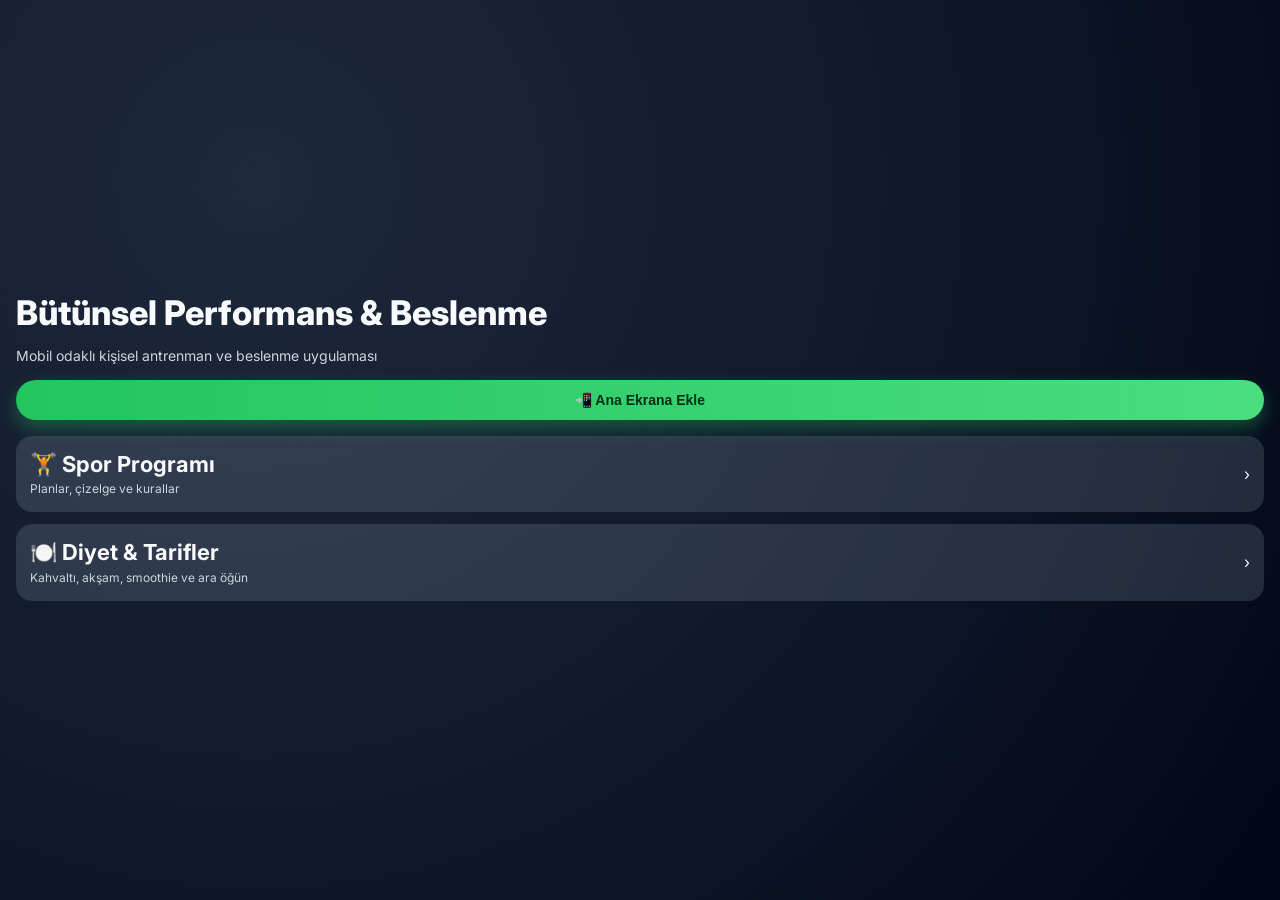
<file: index.html>
<!DOCTYPE html>
<html lang="tr">
<head>
  <meta charset="UTF-8" />
  <meta http-equiv="refresh" content="0; url=home.html" />
  <meta name="viewport" content="width=device-width, initial-scale=1.0" />
  <title>Yönlendiriliyor...</title>
  <script>
    window.location.replace("home.html");
  </script>
</head>
<body>
  <p>Yönlendiriliyor... Eğer otomatik geçiş olmazsa <a href="home.html">buraya tıklayın</a>.</p>
</body>
</html>
</file>
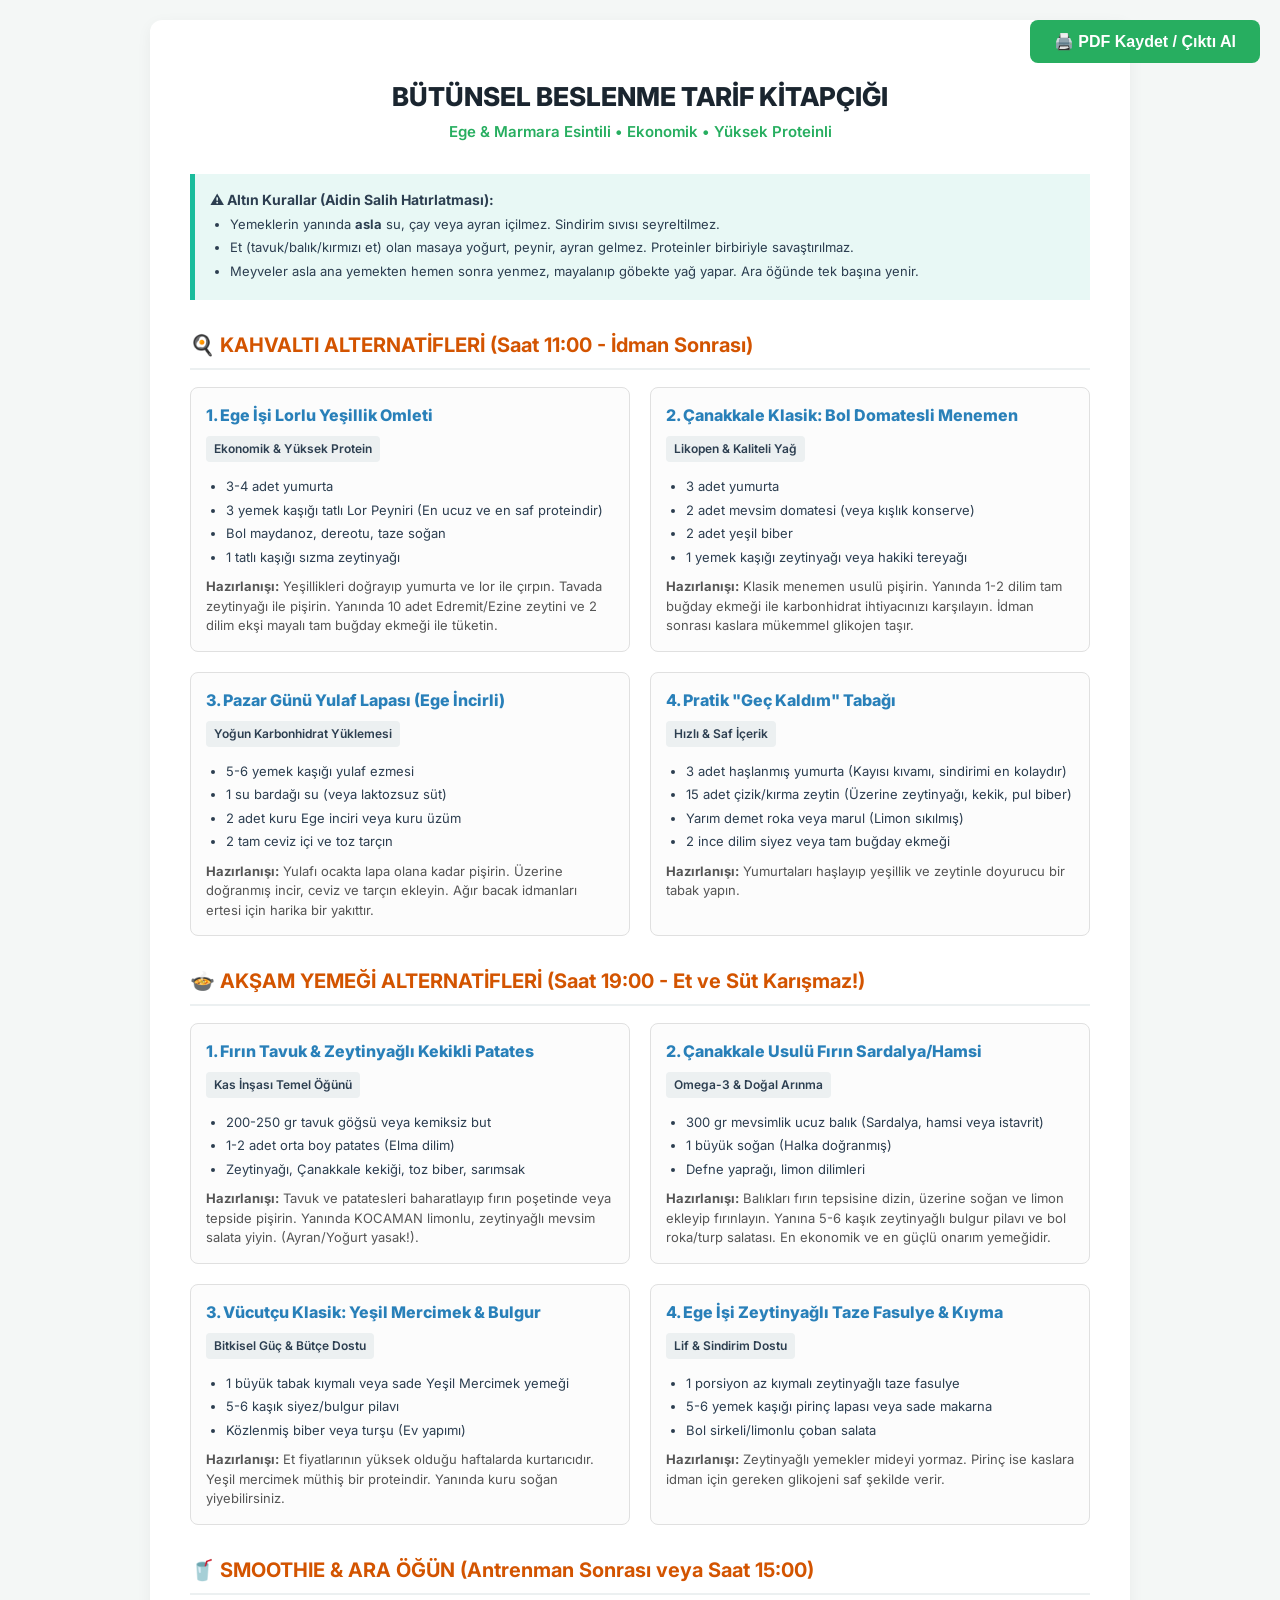
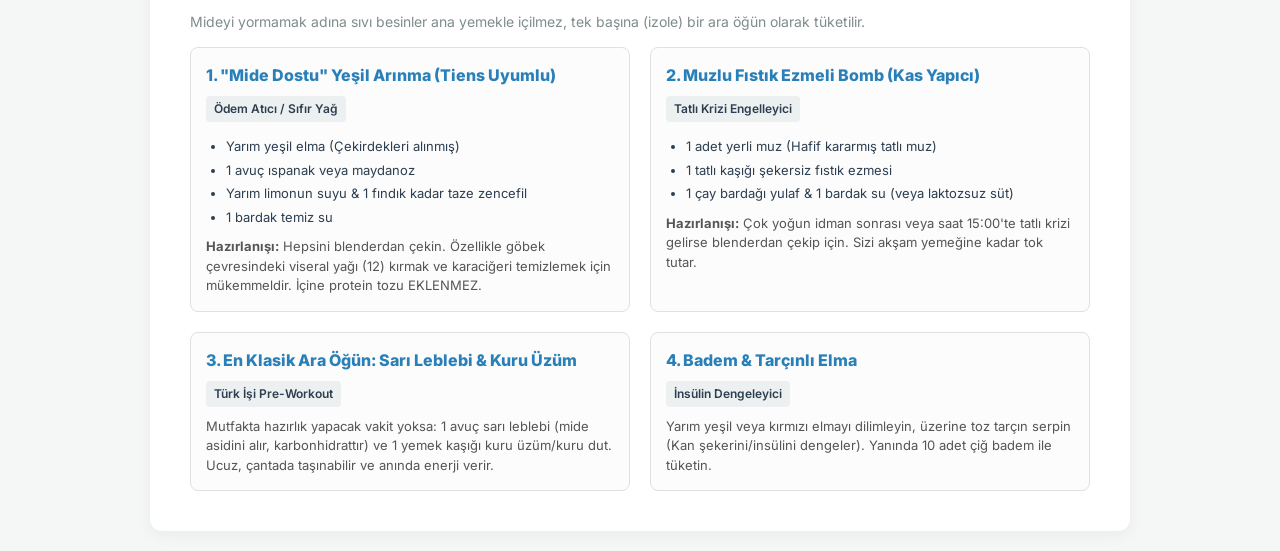
<file: diyet listeleri.html>
<!DOCTYPE html>
<html lang="tr">
<head>
    <meta charset="UTF-8">
    <meta name="viewport" content="width=device-width, initial-scale=1.0">
    <title>Ege & Marmara Esintili Bütünsel Beslenme Kitapçığı</title>
    <style>
        @import url('https://fonts.googleapis.com/css2?family=Inter:wght@400;600;800&display=swap');
        
        body {
            font-family: 'Inter', sans-serif;
            background-color: #f4f7f6;
            color: #2c3e50;
            line-height: 1.5;
            margin: 0;
            padding: 20px;
        }

        .container {
            max-width: 900px;
            margin: 0 auto;
            background: #ffffff;
            padding: 40px;
            border-radius: 12px;
            box-shadow: 0 4px 15px rgba(0,0,0,0.05);
        }

        h1 {
            text-align: center;
            color: #1a252f;
            font-weight: 800;
            font-size: 26px;
            text-transform: uppercase;
            margin-bottom: 5px;
        }

        .subtitle {
            text-align: center;
            color: #27ae60;
            font-size: 15px;
            font-weight: 600;
            margin-bottom: 30px;
        }

        h2 {
            color: #d35400;
            border-bottom: 2px solid #ecf0f1;
            padding-bottom: 8px;
            margin-top: 30px;
            font-size: 20px;
        }

        /* Tarif Kartları Grid Yapısı */
        .recipe-grid {
            display: grid;
            grid-template-columns: 1fr 1fr;
            gap: 20px;
            margin-top: 15px;
        }

        .recipe-card {
            background-color: #fcfcfc;
            border: 1px solid #e0e0e0;
            border-radius: 8px;
            padding: 15px;
        }

        .recipe-title {
            font-size: 16px;
            font-weight: 800;
            color: #2980b9;
            margin-bottom: 8px;
        }

        .recipe-macros {
            font-size: 12px;
            background-color: #ecf0f1;
            padding: 4px 8px;
            border-radius: 4px;
            display: inline-block;
            margin-bottom: 10px;
            font-weight: 600;
        }

        ul {
            padding-left: 20px;
            margin-top: 5px;
            margin-bottom: 10px;
        }

        li {
            font-size: 13px;
            margin-bottom: 4px;
        }

        p {
            font-size: 13px;
            margin: 0;
            color: #555;
        }

        .alert-box {
            background-color: #e8f8f5;
            border-left: 5px solid #1abc9c;
            padding: 15px;
            margin-top: 25px;
            font-size: 14px;
        }

        /* Çıktı Butonu */
        .btn-print {
            position: fixed;
            top: 20px;
            right: 20px;
            background-color: #27ae60;
            color: white;
            border: none;
            padding: 12px 24px;
            font-size: 16px;
            font-weight: 600;
            border-radius: 8px;
            cursor: pointer;
            transition: 0.3s;
            z-index: 1000;
        }

        .btn-print:hover {
            background-color: #219653;
        }

        /* Yazdırma Ayarları - Sayfa Bölünmesi İçin */
        @media print {
            @page { margin: 1cm; size: A4 portrait; }
            body { background: #fff; padding: 0; margin: 0; }
            .container { box-shadow: none; padding: 0; margin: 0; max-width: 100%; border-radius: 0; }
            .no-print { display: none !important; }
            .page-break { page-break-before: always; }
            .recipe-card { page-break-inside: avoid; border: 1px solid #ccc; }
        }
    </style>
</head>
<body>

    <button class="btn-print no-print" onclick="window.print()">🖨️ PDF Kaydet / Çıktı Al</button>

    <div class="container">
        <h1>Bütünsel Beslenme Tarif Kitapçığı</h1>
        <div class="subtitle">Ege & Marmara Esintili • Ekonomik • Yüksek Proteinli</div>

        <div class="alert-box">
            <strong>⚠️ Altın Kurallar (Aidin Salih Hatırlatması):</strong>
            <ul style="margin-bottom: 0;">
                <li>Yemeklerin yanında <b>asla</b> su, çay veya ayran içilmez. Sindirim sıvısı seyreltilmez.</li>
                <li>Et (tavuk/balık/kırmızı et) olan masaya yoğurt, peynir, ayran gelmez. Proteinler birbiriyle savaştırılmaz.</li>
                <li>Meyveler asla ana yemekten hemen sonra yenmez, mayalanıp göbekte yağ yapar. Ara öğünde tek başına yenir.</li>
            </ul>
        </div>

        <h2>🍳 KAHVALTI ALTERNATİFLERİ (Saat 11:00 - İdman Sonrası)</h2>
        <div class="recipe-grid">
            <div class="recipe-card">
                <div class="recipe-title">1. Ege İşi Lorlu Yeşillik Omleti</div>
                <div class="recipe-macros">Ekonomik & Yüksek Protein</div>
                <ul>
                    <li>3-4 adet yumurta</li>
                    <li>3 yemek kaşığı tatlı Lor Peyniri (En ucuz ve en saf proteindir)</li>
                    <li>Bol maydanoz, dereotu, taze soğan</li>
                    <li>1 tatlı kaşığı sızma zeytinyağı</li>
                </ul>
                <p><strong>Hazırlanışı:</strong> Yeşillikleri doğrayıp yumurta ve lor ile çırpın. Tavada zeytinyağı ile pişirin. Yanında 10 adet Edremit/Ezine zeytini ve 2 dilim ekşi mayalı tam buğday ekmeği ile tüketin.</p>
            </div>

            <div class="recipe-card">
                <div class="recipe-title">2. Çanakkale Klasik: Bol Domatesli Menemen</div>
                <div class="recipe-macros">Likopen & Kaliteli Yağ</div>
                <ul>
                    <li>3 adet yumurta</li>
                    <li>2 adet mevsim domatesi (veya kışlık konserve)</li>
                    <li>2 adet yeşil biber</li>
                    <li>1 yemek kaşığı zeytinyağı veya hakiki tereyağı</li>
                </ul>
                <p><strong>Hazırlanışı:</strong> Klasik menemen usulü pişirin. Yanında 1-2 dilim tam buğday ekmeği ile karbonhidrat ihtiyacınızı karşılayın. İdman sonrası kaslara mükemmel glikojen taşır.</p>
            </div>

            <div class="recipe-card">
                <div class="recipe-title">3. Pazar Günü Yulaf Lapası (Ege İncirli)</div>
                <div class="recipe-macros">Yoğun Karbonhidrat Yüklemesi</div>
                <ul>
                    <li>5-6 yemek kaşığı yulaf ezmesi</li>
                    <li>1 su bardağı su (veya laktozsuz süt)</li>
                    <li>2 adet kuru Ege inciri veya kuru üzüm</li>
                    <li>2 tam ceviz içi ve toz tarçın</li>
                </ul>
                <p><strong>Hazırlanışı:</strong> Yulafı ocakta lapa olana kadar pişirin. Üzerine doğranmış incir, ceviz ve tarçın ekleyin. Ağır bacak idmanları ertesi için harika bir yakıttır.</p>
            </div>

            <div class="recipe-card">
                <div class="recipe-title">4. Pratik "Geç Kaldım" Tabağı</div>
                <div class="recipe-macros">Hızlı & Saf İçerik</div>
                <ul>
                    <li>3 adet haşlanmış yumurta (Kayısı kıvamı, sindirimi en kolaydır)</li>
                    <li>15 adet çizik/kırma zeytin (Üzerine zeytinyağı, kekik, pul biber)</li>
                    <li>Yarım demet roka veya marul (Limon sıkılmış)</li>
                    <li>2 ince dilim siyez veya tam buğday ekmeği</li>
                </ul>
                <p><strong>Hazırlanışı:</strong> Yumurtaları haşlayıp yeşillik ve zeytinle doyurucu bir tabak yapın.</p>
            </div>
        </div>

        <div class="page-break"></div> <!-- Yazdırırken Buradan İkinci Sayfaya Geçer -->

        <h2>🍲 AKŞAM YEMEĞİ ALTERNATİFLERİ (Saat 19:00 - Et ve Süt Karışmaz!)</h2>
        <div class="recipe-grid">
            <div class="recipe-card">
                <div class="recipe-title">1. Fırın Tavuk & Zeytinyağlı Kekikli Patates</div>
                <div class="recipe-macros">Kas İnşası Temel Öğünü</div>
                <ul>
                    <li>200-250 gr tavuk göğsü veya kemiksiz but</li>
                    <li>1-2 adet orta boy patates (Elma dilim)</li>
                    <li>Zeytinyağı, Çanakkale kekiği, toz biber, sarımsak</li>
                </ul>
                <p><strong>Hazırlanışı:</strong> Tavuk ve patatesleri baharatlayıp fırın poşetinde veya tepside pişirin. Yanında KOCAMAN limonlu, zeytinyağlı mevsim salata yiyin. (Ayran/Yoğurt yasak!).</p>
            </div>

            <div class="recipe-card">
                <div class="recipe-title">2. Çanakkale Usulü Fırın Sardalya/Hamsi</div>
                <div class="recipe-macros">Omega-3 & Doğal Arınma</div>
                <ul>
                    <li>300 gr mevsimlik ucuz balık (Sardalya, hamsi veya istavrit)</li>
                    <li>1 büyük soğan (Halka doğranmış)</li>
                    <li>Defne yaprağı, limon dilimleri</li>
                </ul>
                <p><strong>Hazırlanışı:</strong> Balıkları fırın tepsisine dizin, üzerine soğan ve limon ekleyip fırınlayın. Yanına 5-6 kaşık zeytinyağlı bulgur pilavı ve bol roka/turp salatası. En ekonomik ve en güçlü onarım yemeğidir.</p>
            </div>

            <div class="recipe-card">
                <div class="recipe-title">3. Vücutçu Klasik: Yeşil Mercimek & Bulgur</div>
                <div class="recipe-macros">Bitkisel Güç & Bütçe Dostu</div>
                <ul>
                    <li>1 büyük tabak kıymalı veya sade Yeşil Mercimek yemeği</li>
                    <li>5-6 kaşık siyez/bulgur pilavı</li>
                    <li>Közlenmiş biber veya turşu (Ev yapımı)</li>
                </ul>
                <p><strong>Hazırlanışı:</strong> Et fiyatlarının yüksek olduğu haftalarda kurtarıcıdır. Yeşil mercimek müthiş bir proteindir. Yanında kuru soğan yiyebilirsiniz.</p>
            </div>

            <div class="recipe-card">
                <div class="recipe-title">4. Ege İşi Zeytinyağlı Taze Fasulye & Kıyma</div>
                <div class="recipe-macros">Lif & Sindirim Dostu</div>
                <ul>
                    <li>1 porsiyon az kıymalı zeytinyağlı taze fasulye</li>
                    <li>5-6 yemek kaşığı pirinç lapası veya sade makarna</li>
                    <li>Bol sirkeli/limonlu çoban salata</li>
                </ul>
                <p><strong>Hazırlanışı:</strong> Zeytinyağlı yemekler mideyi yormaz. Pirinç ise kaslara idman için gereken glikojeni saf şekilde verir.</p>
            </div>
        </div>

        <h2>🥤 SMOOTHIE & ARA ÖĞÜN (Antrenman Sonrası veya Saat 15:00)</h2>
        <p style="margin-bottom: 10px; color: #7f8c8d; font-size: 14px;">Mideyi yormamak adına sıvı besinler ana yemekle içilmez, tek başına (izole) bir ara öğün olarak tüketilir.</p>
        
        <div class="recipe-grid">
            <div class="recipe-card">
                <div class="recipe-title">1. "Mide Dostu" Yeşil Arınma (Tiens Uyumlu)</div>
                <div class="recipe-macros">Ödem Atıcı / Sıfır Yağ</div>
                <ul>
                    <li>Yarım yeşil elma (Çekirdekleri alınmış)</li>
                    <li>1 avuç ıspanak veya maydanoz</li>
                    <li>Yarım limonun suyu & 1 fındık kadar taze zencefil</li>
                    <li>1 bardak temiz su</li>
                </ul>
                <p><strong>Hazırlanışı:</strong> Hepsini blenderdan çekin. Özellikle göbek çevresindeki viseral yağı (12) kırmak ve karaciğeri temizlemek için mükemmeldir. İçine protein tozu EKLENMEZ.</p>
            </div>

            <div class="recipe-card">
                <div class="recipe-title">2. Muzlu Fıstık Ezmeli Bomb (Kas Yapıcı)</div>
                <div class="recipe-macros">Tatlı Krizi Engelleyici</div>
                <ul>
                    <li>1 adet yerli muz (Hafif kararmış tatlı muz)</li>
                    <li>1 tatlı kaşığı şekersiz fıstık ezmesi</li>
                    <li>1 çay bardağı yulaf & 1 bardak su (veya laktozsuz süt)</li>
                </ul>
                <p><strong>Hazırlanışı:</strong> Çok yoğun idman sonrası veya saat 15:00'te tatlı krizi gelirse blenderdan çekip için. Sizi akşam yemeğine kadar tok tutar.</p>
            </div>

            <div class="recipe-card">
                <div class="recipe-title">3. En Klasik Ara Öğün: Sarı Leblebi & Kuru Üzüm</div>
                <div class="recipe-macros">Türk İşi Pre-Workout</div>
                <p>Mutfakta hazırlık yapacak vakit yoksa: 1 avuç sarı leblebi (mide asidini alır, karbonhidrattır) ve 1 yemek kaşığı kuru üzüm/kuru dut. Ucuz, çantada taşınabilir ve anında enerji verir.</p>
            </div>

            <div class="recipe-card">
                <div class="recipe-title">4. Badem & Tarçınlı Elma</div>
                <div class="recipe-macros">İnsülin Dengeleyici</div>
                <p>Yarım yeşil veya kırmızı elmayı dilimleyin, üzerine toz tarçın serpin (Kan şekerini/insülini dengeler). Yanında 10 adet çiğ badem ile tüketin.</p>
            </div>
        </div>

    </div>
</body>
</html>
</file>
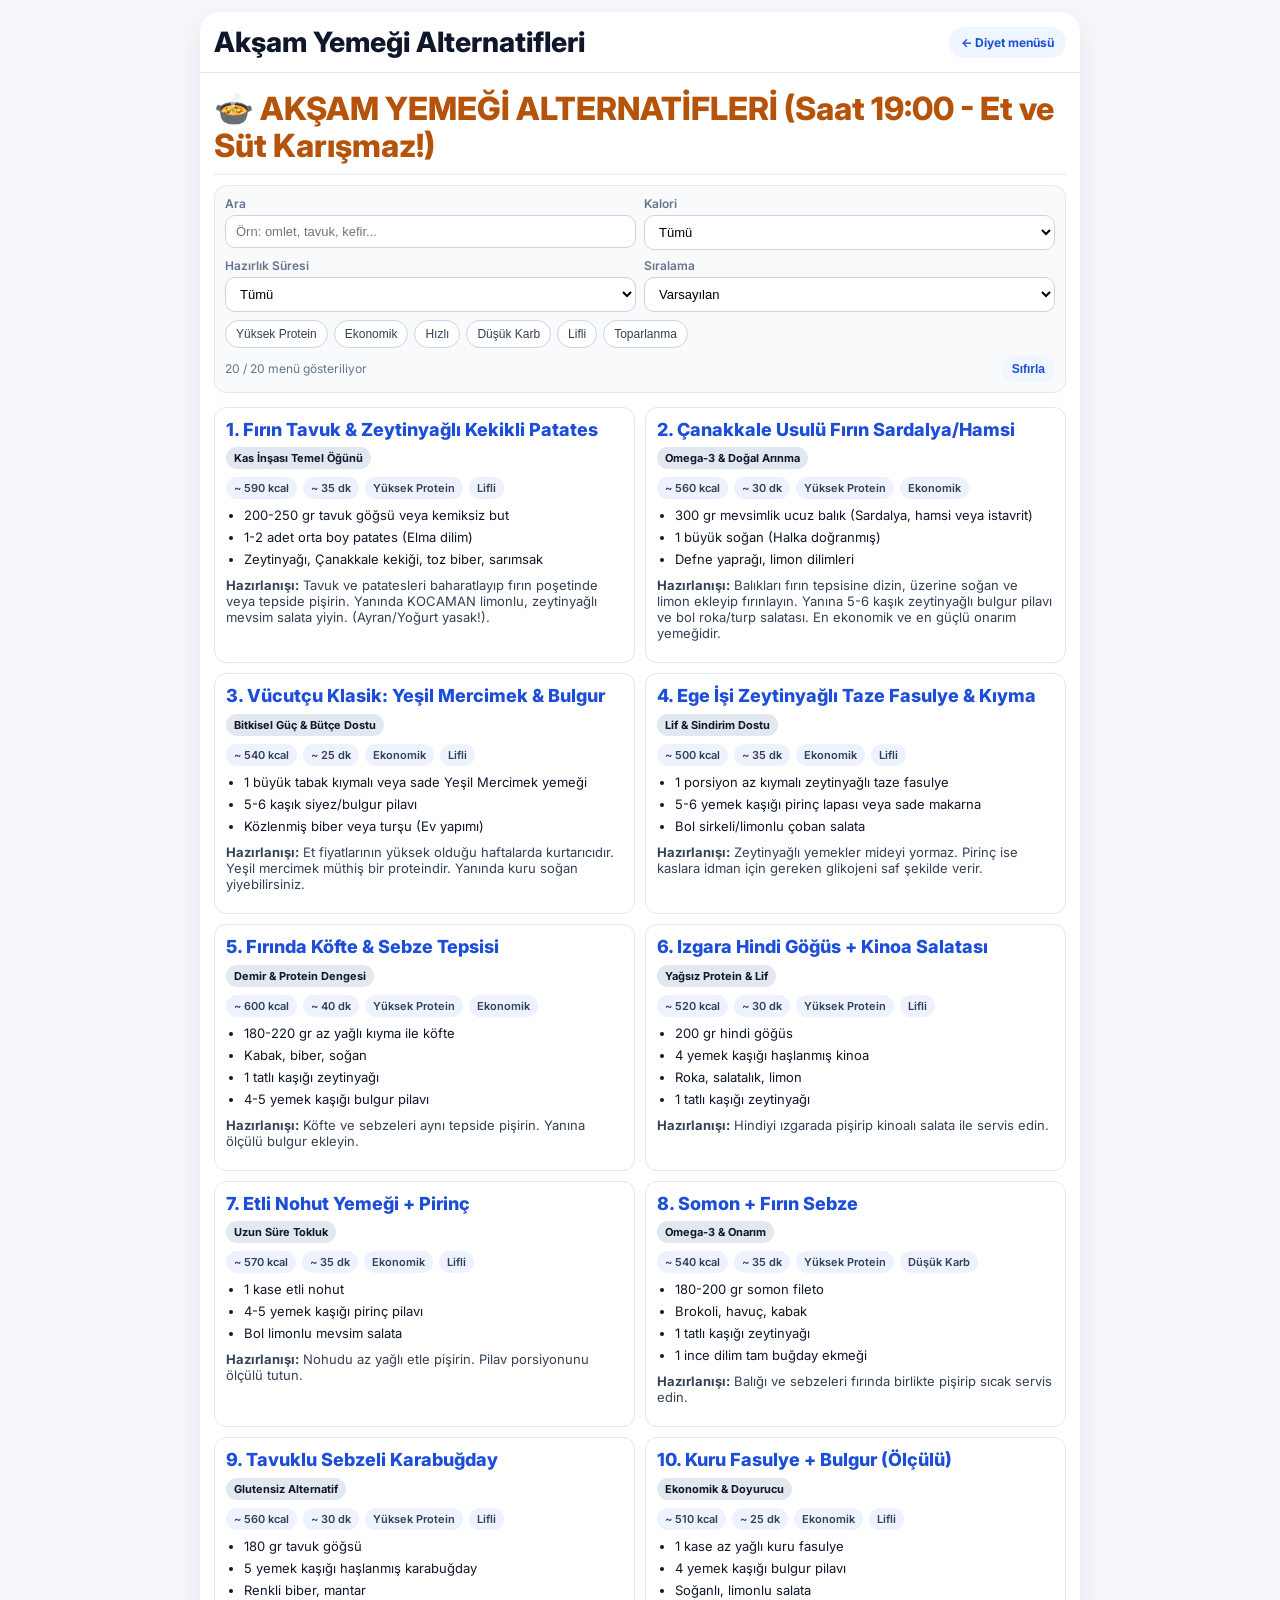
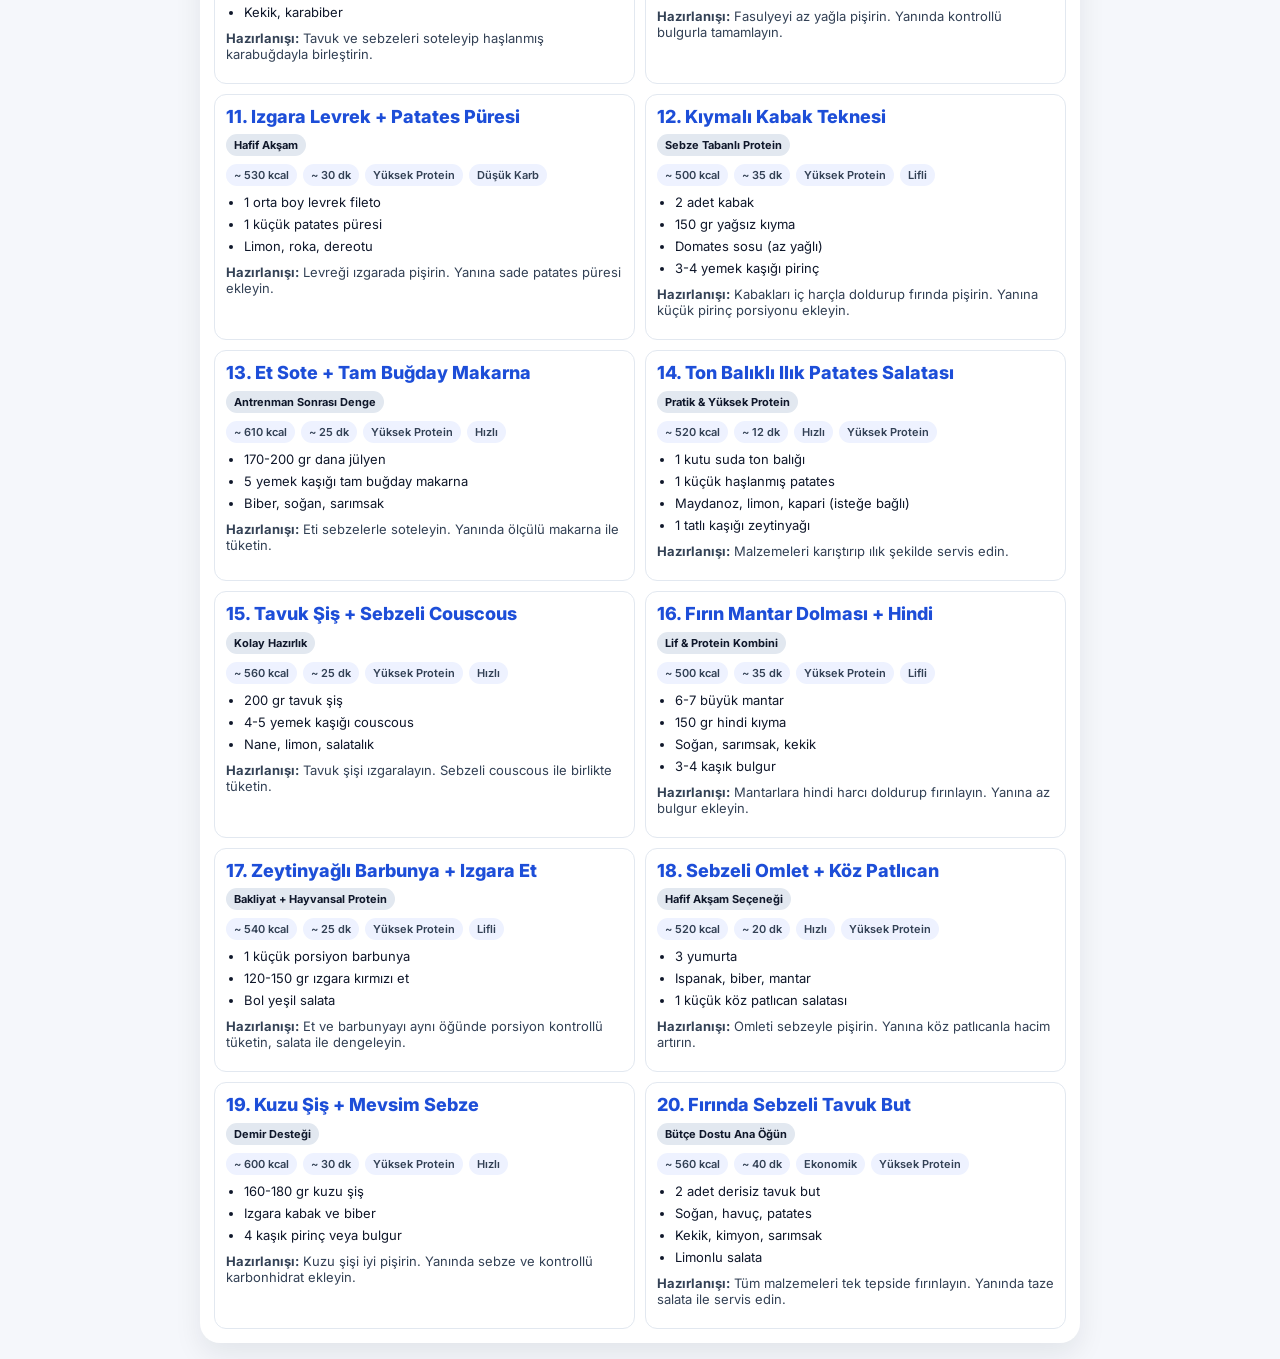
<file: diyet-aksam.html>
<!DOCTYPE html>
<html lang="tr">
<head>
  <meta charset="UTF-8" />
  <meta name="viewport" content="width=device-width, initial-scale=1.0, viewport-fit=cover" />
  <title>Akşam Yemeği Alternatifleri</title>
  <link rel="preconnect" href="https://fonts.googleapis.com" />
  <link rel="preconnect" href="https://fonts.gstatic.com" crossorigin />
  <link href="https://fonts.googleapis.com/css2?family=Inter:wght@400;600;700;800&display=swap" rel="stylesheet" />
  <link rel="stylesheet" href="styles.css" />
</head>
<body>
  <main class="page page-shell">
    <div class="container">
      <header class="topbar">
        <h1>Akşam Yemeği Alternatifleri</h1>
        <a class="back-link" href="diyet.html">← Diyet menüsü</a>
      </header>
      <section class="content">
        <h2 class="section-title">🍲 AKŞAM YEMEĞİ ALTERNATİFLERİ (Saat 19:00 - Et ve Süt Karışmaz!)</h2>
        <div class="recipe-grid">
          <article class="recipe-card">
            <h3 class="recipe-title">1. Fırın Tavuk & Zeytinyağlı Kekikli Patates</h3>
            <div class="recipe-macros">Kas İnşası Temel Öğünü</div>
            <ul>
              <li>200-250 gr tavuk göğsü veya kemiksiz but</li>
              <li>1-2 adet orta boy patates (Elma dilim)</li>
              <li>Zeytinyağı, Çanakkale kekiği, toz biber, sarımsak</li>
            </ul>
            <p><strong>Hazırlanışı:</strong> Tavuk ve patatesleri baharatlayıp fırın poşetinde veya tepside pişirin. Yanında KOCAMAN limonlu, zeytinyağlı mevsim salata yiyin. (Ayran/Yoğurt yasak!).</p>
          </article>

          <article class="recipe-card">
            <h3 class="recipe-title">2. Çanakkale Usulü Fırın Sardalya/Hamsi</h3>
            <div class="recipe-macros">Omega-3 & Doğal Arınma</div>
            <ul>
              <li>300 gr mevsimlik ucuz balık (Sardalya, hamsi veya istavrit)</li>
              <li>1 büyük soğan (Halka doğranmış)</li>
              <li>Defne yaprağı, limon dilimleri</li>
            </ul>
            <p><strong>Hazırlanışı:</strong> Balıkları fırın tepsisine dizin, üzerine soğan ve limon ekleyip fırınlayın. Yanına 5-6 kaşık zeytinyağlı bulgur pilavı ve bol roka/turp salatası. En ekonomik ve en güçlü onarım yemeğidir.</p>
          </article>

          <article class="recipe-card">
            <h3 class="recipe-title">3. Vücutçu Klasik: Yeşil Mercimek & Bulgur</h3>
            <div class="recipe-macros">Bitkisel Güç & Bütçe Dostu</div>
            <ul>
              <li>1 büyük tabak kıymalı veya sade Yeşil Mercimek yemeği</li>
              <li>5-6 kaşık siyez/bulgur pilavı</li>
              <li>Közlenmiş biber veya turşu (Ev yapımı)</li>
            </ul>
            <p><strong>Hazırlanışı:</strong> Et fiyatlarının yüksek olduğu haftalarda kurtarıcıdır. Yeşil mercimek müthiş bir proteindir. Yanında kuru soğan yiyebilirsiniz.</p>
          </article>

          <article class="recipe-card">
            <h3 class="recipe-title">4. Ege İşi Zeytinyağlı Taze Fasulye & Kıyma</h3>
            <div class="recipe-macros">Lif & Sindirim Dostu</div>
            <ul>
              <li>1 porsiyon az kıymalı zeytinyağlı taze fasulye</li>
              <li>5-6 yemek kaşığı pirinç lapası veya sade makarna</li>
              <li>Bol sirkeli/limonlu çoban salata</li>
            </ul>
            <p><strong>Hazırlanışı:</strong> Zeytinyağlı yemekler mideyi yormaz. Pirinç ise kaslara idman için gereken glikojeni saf şekilde verir.</p>
          </article>

          <article class="recipe-card">
            <h3 class="recipe-title">5. Fırında Köfte & Sebze Tepsisi</h3>
            <div class="recipe-macros">Demir & Protein Dengesi</div>
            <ul>
              <li>180-220 gr az yağlı kıyma ile köfte</li>
              <li>Kabak, biber, soğan</li>
              <li>1 tatlı kaşığı zeytinyağı</li>
              <li>4-5 yemek kaşığı bulgur pilavı</li>
            </ul>
            <p><strong>Hazırlanışı:</strong> Köfte ve sebzeleri aynı tepside pişirin. Yanına ölçülü bulgur ekleyin.</p>
          </article>

          <article class="recipe-card">
            <h3 class="recipe-title">6. Izgara Hindi Göğüs + Kinoa Salatası</h3>
            <div class="recipe-macros">Yağsız Protein & Lif</div>
            <ul>
              <li>200 gr hindi göğüs</li>
              <li>4 yemek kaşığı haşlanmış kinoa</li>
              <li>Roka, salatalık, limon</li>
              <li>1 tatlı kaşığı zeytinyağı</li>
            </ul>
            <p><strong>Hazırlanışı:</strong> Hindiyi ızgarada pişirip kinoalı salata ile servis edin.</p>
          </article>

          <article class="recipe-card">
            <h3 class="recipe-title">7. Etli Nohut Yemeği + Pirinç</h3>
            <div class="recipe-macros">Uzun Süre Tokluk</div>
            <ul>
              <li>1 kase etli nohut</li>
              <li>4-5 yemek kaşığı pirinç pilavı</li>
              <li>Bol limonlu mevsim salata</li>
            </ul>
            <p><strong>Hazırlanışı:</strong> Nohudu az yağlı etle pişirin. Pilav porsiyonunu ölçülü tutun.</p>
          </article>

          <article class="recipe-card">
            <h3 class="recipe-title">8. Somon + Fırın Sebze</h3>
            <div class="recipe-macros">Omega-3 & Onarım</div>
            <ul>
              <li>180-200 gr somon fileto</li>
              <li>Brokoli, havuç, kabak</li>
              <li>1 tatlı kaşığı zeytinyağı</li>
              <li>1 ince dilim tam buğday ekmeği</li>
            </ul>
            <p><strong>Hazırlanışı:</strong> Balığı ve sebzeleri fırında birlikte pişirip sıcak servis edin.</p>
          </article>

          <article class="recipe-card">
            <h3 class="recipe-title">9. Tavuklu Sebzeli Karabuğday</h3>
            <div class="recipe-macros">Glutensiz Alternatif</div>
            <ul>
              <li>180 gr tavuk göğsü</li>
              <li>5 yemek kaşığı haşlanmış karabuğday</li>
              <li>Renkli biber, mantar</li>
              <li>Kekik, karabiber</li>
            </ul>
            <p><strong>Hazırlanışı:</strong> Tavuk ve sebzeleri soteleyip haşlanmış karabuğdayla birleştirin.</p>
          </article>

          <article class="recipe-card">
            <h3 class="recipe-title">10. Kuru Fasulye + Bulgur (Ölçülü)</h3>
            <div class="recipe-macros">Ekonomik & Doyurucu</div>
            <ul>
              <li>1 kase az yağlı kuru fasulye</li>
              <li>4 yemek kaşığı bulgur pilavı</li>
              <li>Soğanlı, limonlu salata</li>
            </ul>
            <p><strong>Hazırlanışı:</strong> Fasulyeyi az yağla pişirin. Yanında kontrollü bulgurla tamamlayın.</p>
          </article>

          <article class="recipe-card">
            <h3 class="recipe-title">11. Izgara Levrek + Patates Püresi</h3>
            <div class="recipe-macros">Hafif Akşam</div>
            <ul>
              <li>1 orta boy levrek fileto</li>
              <li>1 küçük patates püresi</li>
              <li>Limon, roka, dereotu</li>
            </ul>
            <p><strong>Hazırlanışı:</strong> Levreği ızgarada pişirin. Yanına sade patates püresi ekleyin.</p>
          </article>

          <article class="recipe-card">
            <h3 class="recipe-title">12. Kıymalı Kabak Teknesi</h3>
            <div class="recipe-macros">Sebze Tabanlı Protein</div>
            <ul>
              <li>2 adet kabak</li>
              <li>150 gr yağsız kıyma</li>
              <li>Domates sosu (az yağlı)</li>
              <li>3-4 yemek kaşığı pirinç</li>
            </ul>
            <p><strong>Hazırlanışı:</strong> Kabakları iç harçla doldurup fırında pişirin. Yanına küçük pirinç porsiyonu ekleyin.</p>
          </article>

          <article class="recipe-card">
            <h3 class="recipe-title">13. Et Sote + Tam Buğday Makarna</h3>
            <div class="recipe-macros">Antrenman Sonrası Denge</div>
            <ul>
              <li>170-200 gr dana jülyen</li>
              <li>5 yemek kaşığı tam buğday makarna</li>
              <li>Biber, soğan, sarımsak</li>
            </ul>
            <p><strong>Hazırlanışı:</strong> Eti sebzelerle soteleyin. Yanında ölçülü makarna ile tüketin.</p>
          </article>

          <article class="recipe-card">
            <h3 class="recipe-title">14. Ton Balıklı Ilık Patates Salatası</h3>
            <div class="recipe-macros">Pratik & Yüksek Protein</div>
            <ul>
              <li>1 kutu suda ton balığı</li>
              <li>1 küçük haşlanmış patates</li>
              <li>Maydanoz, limon, kapari (isteğe bağlı)</li>
              <li>1 tatlı kaşığı zeytinyağı</li>
            </ul>
            <p><strong>Hazırlanışı:</strong> Malzemeleri karıştırıp ılık şekilde servis edin.</p>
          </article>

          <article class="recipe-card">
            <h3 class="recipe-title">15. Tavuk Şiş + Sebzeli Couscous</h3>
            <div class="recipe-macros">Kolay Hazırlık</div>
            <ul>
              <li>200 gr tavuk şiş</li>
              <li>4-5 yemek kaşığı couscous</li>
              <li>Nane, limon, salatalık</li>
            </ul>
            <p><strong>Hazırlanışı:</strong> Tavuk şişi ızgaralayın. Sebzeli couscous ile birlikte tüketin.</p>
          </article>

          <article class="recipe-card">
            <h3 class="recipe-title">16. Fırın Mantar Dolması + Hindi</h3>
            <div class="recipe-macros">Lif & Protein Kombini</div>
            <ul>
              <li>6-7 büyük mantar</li>
              <li>150 gr hindi kıyma</li>
              <li>Soğan, sarımsak, kekik</li>
              <li>3-4 kaşık bulgur</li>
            </ul>
            <p><strong>Hazırlanışı:</strong> Mantarlara hindi harcı doldurup fırınlayın. Yanına az bulgur ekleyin.</p>
          </article>

          <article class="recipe-card">
            <h3 class="recipe-title">17. Zeytinyağlı Barbunya + Izgara Et</h3>
            <div class="recipe-macros">Bakliyat + Hayvansal Protein</div>
            <ul>
              <li>1 küçük porsiyon barbunya</li>
              <li>120-150 gr ızgara kırmızı et</li>
              <li>Bol yeşil salata</li>
            </ul>
            <p><strong>Hazırlanışı:</strong> Et ve barbunyayı aynı öğünde porsiyon kontrollü tüketin, salata ile dengeleyin.</p>
          </article>

          <article class="recipe-card">
            <h3 class="recipe-title">18. Sebzeli Omlet + Köz Patlıcan</h3>
            <div class="recipe-macros">Hafif Akşam Seçeneği</div>
            <ul>
              <li>3 yumurta</li>
              <li>Ispanak, biber, mantar</li>
              <li>1 küçük köz patlıcan salatası</li>
            </ul>
            <p><strong>Hazırlanışı:</strong> Omleti sebzeyle pişirin. Yanına köz patlıcanla hacim artırın.</p>
          </article>

          <article class="recipe-card">
            <h3 class="recipe-title">19. Kuzu Şiş + Mevsim Sebze</h3>
            <div class="recipe-macros">Demir Desteği</div>
            <ul>
              <li>160-180 gr kuzu şiş</li>
              <li>Izgara kabak ve biber</li>
              <li>4 kaşık pirinç veya bulgur</li>
            </ul>
            <p><strong>Hazırlanışı:</strong> Kuzu şişi iyi pişirin. Yanında sebze ve kontrollü karbonhidrat ekleyin.</p>
          </article>

          <article class="recipe-card">
            <h3 class="recipe-title">20. Fırında Sebzeli Tavuk But</h3>
            <div class="recipe-macros">Bütçe Dostu Ana Öğün</div>
            <ul>
              <li>2 adet derisiz tavuk but</li>
              <li>Soğan, havuç, patates</li>
              <li>Kekik, kimyon, sarımsak</li>
              <li>Limonlu salata</li>
            </ul>
            <p><strong>Hazırlanışı:</strong> Tüm malzemeleri tek tepside fırınlayın. Yanında taze salata ile servis edin.</p>
          </article>
        </div>
      </section>
    </div>
  </main>
  <script src="app.js"></script>
  <script src="diyet-filters.js"></script>
</body>
</html>
</file>
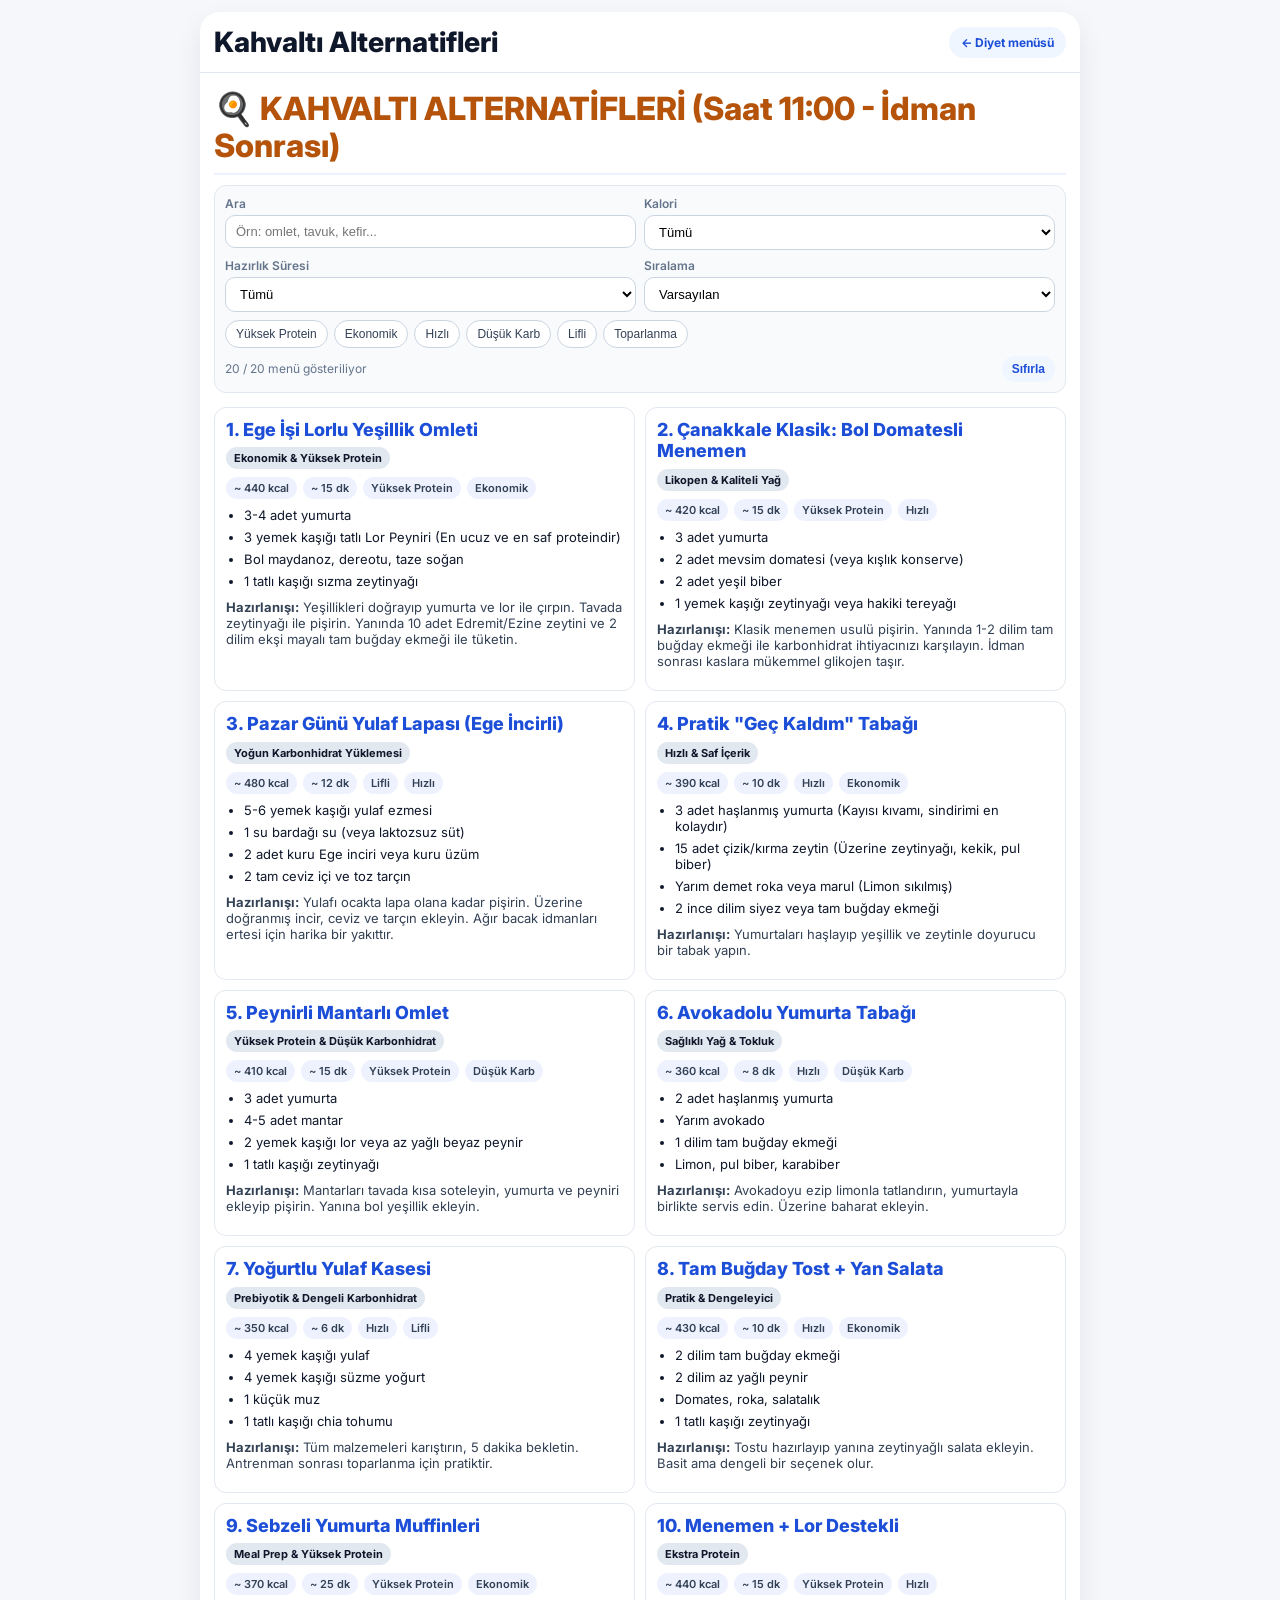
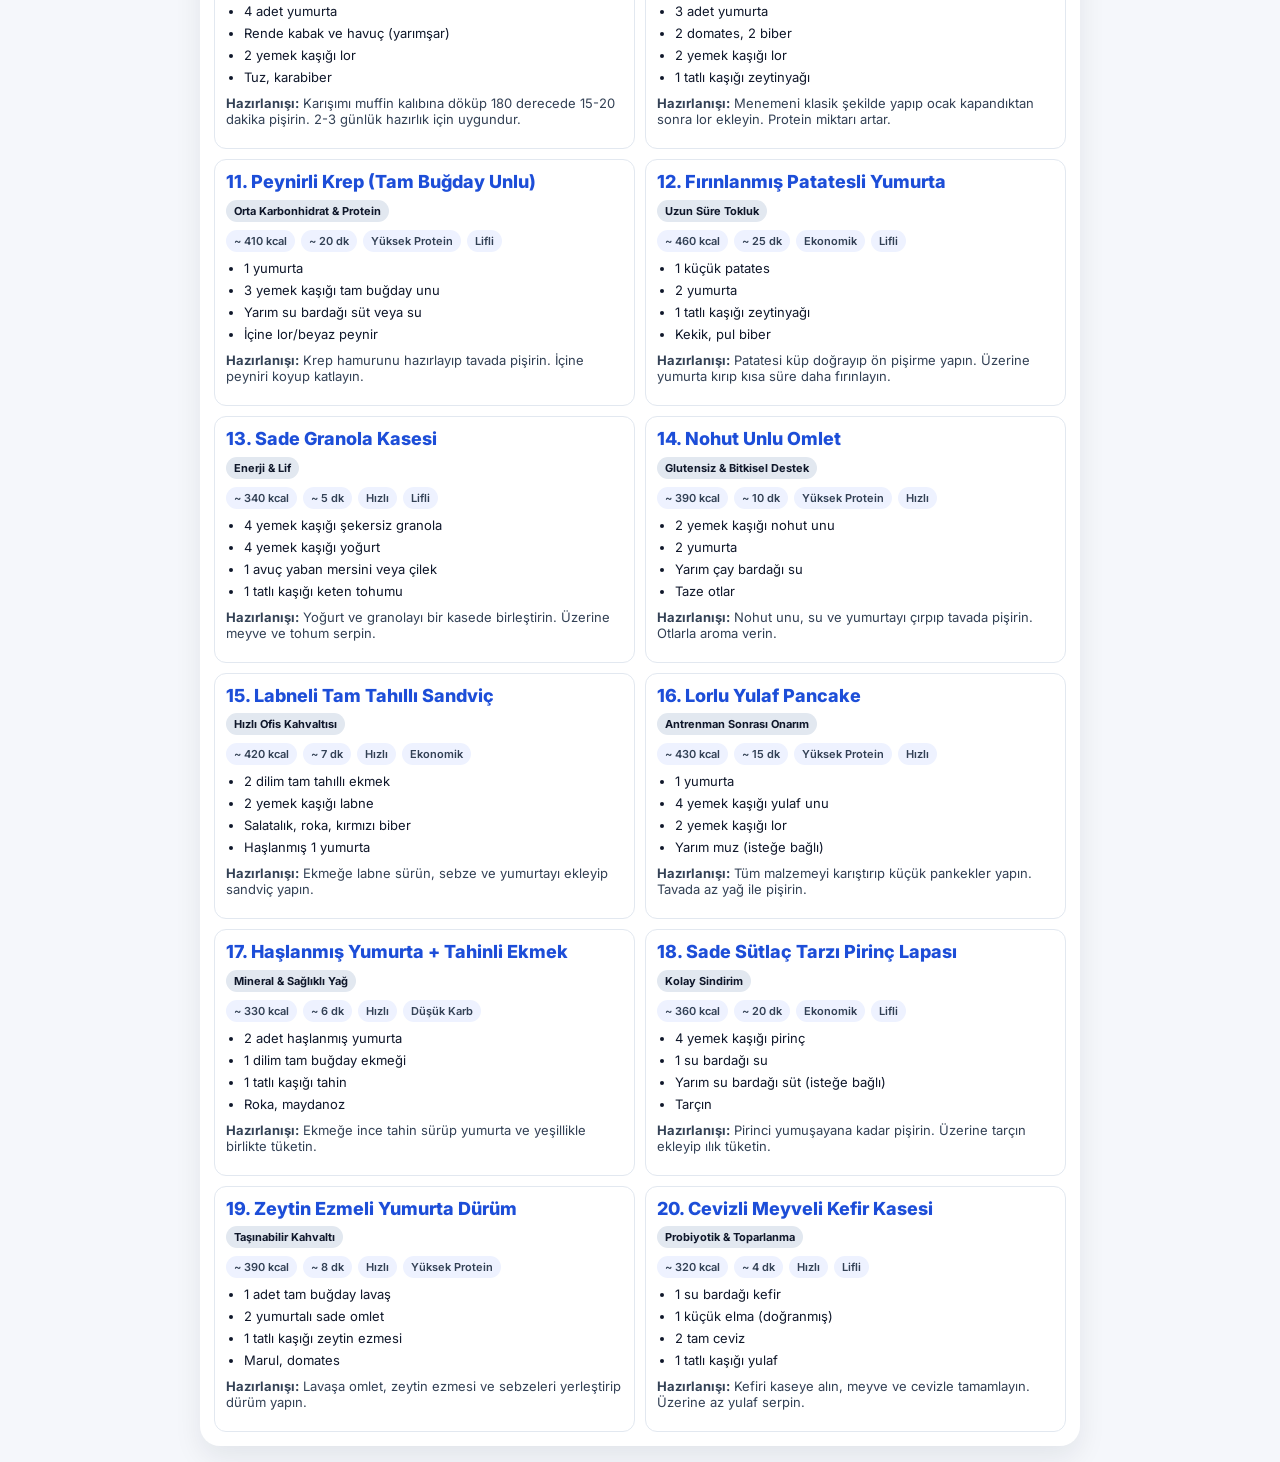
<file: diyet-kahvalti.html>
<!DOCTYPE html>
<html lang="tr">
<head>
  <meta charset="UTF-8" />
  <meta name="viewport" content="width=device-width, initial-scale=1.0, viewport-fit=cover" />
  <title>Kahvaltı Alternatifleri</title>
  <link rel="preconnect" href="https://fonts.googleapis.com" />
  <link rel="preconnect" href="https://fonts.gstatic.com" crossorigin />
  <link href="https://fonts.googleapis.com/css2?family=Inter:wght@400;600;700;800&display=swap" rel="stylesheet" />
  <link rel="stylesheet" href="styles.css" />
</head>
<body>
  <main class="page page-shell">
    <div class="container">
      <header class="topbar">
        <h1>Kahvaltı Alternatifleri</h1>
        <a class="back-link" href="diyet.html">← Diyet menüsü</a>
      </header>
      <section class="content">
        <h2 class="section-title">🍳 KAHVALTI ALTERNATİFLERİ (Saat 11:00 - İdman Sonrası)</h2>
        <div class="recipe-grid">
          <article class="recipe-card">
            <h3 class="recipe-title">1. Ege İşi Lorlu Yeşillik Omleti</h3>
            <div class="recipe-macros">Ekonomik & Yüksek Protein</div>
            <ul>
              <li>3-4 adet yumurta</li>
              <li>3 yemek kaşığı tatlı Lor Peyniri (En ucuz ve en saf proteindir)</li>
              <li>Bol maydanoz, dereotu, taze soğan</li>
              <li>1 tatlı kaşığı sızma zeytinyağı</li>
            </ul>
            <p><strong>Hazırlanışı:</strong> Yeşillikleri doğrayıp yumurta ve lor ile çırpın. Tavada zeytinyağı ile pişirin. Yanında 10 adet Edremit/Ezine zeytini ve 2 dilim ekşi mayalı tam buğday ekmeği ile tüketin.</p>
          </article>

          <article class="recipe-card">
            <h3 class="recipe-title">2. Çanakkale Klasik: Bol Domatesli Menemen</h3>
            <div class="recipe-macros">Likopen & Kaliteli Yağ</div>
            <ul>
              <li>3 adet yumurta</li>
              <li>2 adet mevsim domatesi (veya kışlık konserve)</li>
              <li>2 adet yeşil biber</li>
              <li>1 yemek kaşığı zeytinyağı veya hakiki tereyağı</li>
            </ul>
            <p><strong>Hazırlanışı:</strong> Klasik menemen usulü pişirin. Yanında 1-2 dilim tam buğday ekmeği ile karbonhidrat ihtiyacınızı karşılayın. İdman sonrası kaslara mükemmel glikojen taşır.</p>
          </article>

          <article class="recipe-card">
            <h3 class="recipe-title">3. Pazar Günü Yulaf Lapası (Ege İncirli)</h3>
            <div class="recipe-macros">Yoğun Karbonhidrat Yüklemesi</div>
            <ul>
              <li>5-6 yemek kaşığı yulaf ezmesi</li>
              <li>1 su bardağı su (veya laktozsuz süt)</li>
              <li>2 adet kuru Ege inciri veya kuru üzüm</li>
              <li>2 tam ceviz içi ve toz tarçın</li>
            </ul>
            <p><strong>Hazırlanışı:</strong> Yulafı ocakta lapa olana kadar pişirin. Üzerine doğranmış incir, ceviz ve tarçın ekleyin. Ağır bacak idmanları ertesi için harika bir yakıttır.</p>
          </article>

          <article class="recipe-card">
            <h3 class="recipe-title">4. Pratik "Geç Kaldım" Tabağı</h3>
            <div class="recipe-macros">Hızlı & Saf İçerik</div>
            <ul>
              <li>3 adet haşlanmış yumurta (Kayısı kıvamı, sindirimi en kolaydır)</li>
              <li>15 adet çizik/kırma zeytin (Üzerine zeytinyağı, kekik, pul biber)</li>
              <li>Yarım demet roka veya marul (Limon sıkılmış)</li>
              <li>2 ince dilim siyez veya tam buğday ekmeği</li>
            </ul>
            <p><strong>Hazırlanışı:</strong> Yumurtaları haşlayıp yeşillik ve zeytinle doyurucu bir tabak yapın.</p>
          </article>

          <article class="recipe-card">
            <h3 class="recipe-title">5. Peynirli Mantarlı Omlet</h3>
            <div class="recipe-macros">Yüksek Protein & Düşük Karbonhidrat</div>
            <ul>
              <li>3 adet yumurta</li>
              <li>4-5 adet mantar</li>
              <li>2 yemek kaşığı lor veya az yağlı beyaz peynir</li>
              <li>1 tatlı kaşığı zeytinyağı</li>
            </ul>
            <p><strong>Hazırlanışı:</strong> Mantarları tavada kısa soteleyin, yumurta ve peyniri ekleyip pişirin. Yanına bol yeşillik ekleyin.</p>
          </article>

          <article class="recipe-card">
            <h3 class="recipe-title">6. Avokadolu Yumurta Tabağı</h3>
            <div class="recipe-macros">Sağlıklı Yağ & Tokluk</div>
            <ul>
              <li>2 adet haşlanmış yumurta</li>
              <li>Yarım avokado</li>
              <li>1 dilim tam buğday ekmeği</li>
              <li>Limon, pul biber, karabiber</li>
            </ul>
            <p><strong>Hazırlanışı:</strong> Avokadoyu ezip limonla tatlandırın, yumurtayla birlikte servis edin. Üzerine baharat ekleyin.</p>
          </article>

          <article class="recipe-card">
            <h3 class="recipe-title">7. Yoğurtlu Yulaf Kasesi</h3>
            <div class="recipe-macros">Prebiyotik & Dengeli Karbonhidrat</div>
            <ul>
              <li>4 yemek kaşığı yulaf</li>
              <li>4 yemek kaşığı süzme yoğurt</li>
              <li>1 küçük muz</li>
              <li>1 tatlı kaşığı chia tohumu</li>
            </ul>
            <p><strong>Hazırlanışı:</strong> Tüm malzemeleri karıştırın, 5 dakika bekletin. Antrenman sonrası toparlanma için pratiktir.</p>
          </article>

          <article class="recipe-card">
            <h3 class="recipe-title">8. Tam Buğday Tost + Yan Salata</h3>
            <div class="recipe-macros">Pratik & Dengeleyici</div>
            <ul>
              <li>2 dilim tam buğday ekmeği</li>
              <li>2 dilim az yağlı peynir</li>
              <li>Domates, roka, salatalık</li>
              <li>1 tatlı kaşığı zeytinyağı</li>
            </ul>
            <p><strong>Hazırlanışı:</strong> Tostu hazırlayıp yanına zeytinyağlı salata ekleyin. Basit ama dengeli bir seçenek olur.</p>
          </article>

          <article class="recipe-card">
            <h3 class="recipe-title">9. Sebzeli Yumurta Muffinleri</h3>
            <div class="recipe-macros">Meal Prep & Yüksek Protein</div>
            <ul>
              <li>4 adet yumurta</li>
              <li>Rende kabak ve havuç (yarımşar)</li>
              <li>2 yemek kaşığı lor</li>
              <li>Tuz, karabiber</li>
            </ul>
            <p><strong>Hazırlanışı:</strong> Karışımı muffin kalıbına döküp 180 derecede 15-20 dakika pişirin. 2-3 günlük hazırlık için uygundur.</p>
          </article>

          <article class="recipe-card">
            <h3 class="recipe-title">10. Menemen + Lor Destekli</h3>
            <div class="recipe-macros">Ekstra Protein</div>
            <ul>
              <li>3 adet yumurta</li>
              <li>2 domates, 2 biber</li>
              <li>2 yemek kaşığı lor</li>
              <li>1 tatlı kaşığı zeytinyağı</li>
            </ul>
            <p><strong>Hazırlanışı:</strong> Menemeni klasik şekilde yapıp ocak kapandıktan sonra lor ekleyin. Protein miktarı artar.</p>
          </article>

          <article class="recipe-card">
            <h3 class="recipe-title">11. Peynirli Krep (Tam Buğday Unlu)</h3>
            <div class="recipe-macros">Orta Karbonhidrat & Protein</div>
            <ul>
              <li>1 yumurta</li>
              <li>3 yemek kaşığı tam buğday unu</li>
              <li>Yarım su bardağı süt veya su</li>
              <li>İçine lor/beyaz peynir</li>
            </ul>
            <p><strong>Hazırlanışı:</strong> Krep hamurunu hazırlayıp tavada pişirin. İçine peyniri koyup katlayın.</p>
          </article>

          <article class="recipe-card">
            <h3 class="recipe-title">12. Fırınlanmış Patatesli Yumurta</h3>
            <div class="recipe-macros">Uzun Süre Tokluk</div>
            <ul>
              <li>1 küçük patates</li>
              <li>2 yumurta</li>
              <li>1 tatlı kaşığı zeytinyağı</li>
              <li>Kekik, pul biber</li>
            </ul>
            <p><strong>Hazırlanışı:</strong> Patatesi küp doğrayıp ön pişirme yapın. Üzerine yumurta kırıp kısa süre daha fırınlayın.</p>
          </article>

          <article class="recipe-card">
            <h3 class="recipe-title">13. Sade Granola Kasesi</h3>
            <div class="recipe-macros">Enerji & Lif</div>
            <ul>
              <li>4 yemek kaşığı şekersiz granola</li>
              <li>4 yemek kaşığı yoğurt</li>
              <li>1 avuç yaban mersini veya çilek</li>
              <li>1 tatlı kaşığı keten tohumu</li>
            </ul>
            <p><strong>Hazırlanışı:</strong> Yoğurt ve granolayı bir kasede birleştirin. Üzerine meyve ve tohum serpin.</p>
          </article>

          <article class="recipe-card">
            <h3 class="recipe-title">14. Nohut Unlu Omlet</h3>
            <div class="recipe-macros">Glutensiz & Bitkisel Destek</div>
            <ul>
              <li>2 yemek kaşığı nohut unu</li>
              <li>2 yumurta</li>
              <li>Yarım çay bardağı su</li>
              <li>Taze otlar</li>
            </ul>
            <p><strong>Hazırlanışı:</strong> Nohut unu, su ve yumurtayı çırpıp tavada pişirin. Otlarla aroma verin.</p>
          </article>

          <article class="recipe-card">
            <h3 class="recipe-title">15. Labneli Tam Tahıllı Sandviç</h3>
            <div class="recipe-macros">Hızlı Ofis Kahvaltısı</div>
            <ul>
              <li>2 dilim tam tahıllı ekmek</li>
              <li>2 yemek kaşığı labne</li>
              <li>Salatalık, roka, kırmızı biber</li>
              <li>Haşlanmış 1 yumurta</li>
            </ul>
            <p><strong>Hazırlanışı:</strong> Ekmeğe labne sürün, sebze ve yumurtayı ekleyip sandviç yapın.</p>
          </article>

          <article class="recipe-card">
            <h3 class="recipe-title">16. Lorlu Yulaf Pancake</h3>
            <div class="recipe-macros">Antrenman Sonrası Onarım</div>
            <ul>
              <li>1 yumurta</li>
              <li>4 yemek kaşığı yulaf unu</li>
              <li>2 yemek kaşığı lor</li>
              <li>Yarım muz (isteğe bağlı)</li>
            </ul>
            <p><strong>Hazırlanışı:</strong> Tüm malzemeyi karıştırıp küçük pankekler yapın. Tavada az yağ ile pişirin.</p>
          </article>

          <article class="recipe-card">
            <h3 class="recipe-title">17. Haşlanmış Yumurta + Tahinli Ekmek</h3>
            <div class="recipe-macros">Mineral & Sağlıklı Yağ</div>
            <ul>
              <li>2 adet haşlanmış yumurta</li>
              <li>1 dilim tam buğday ekmeği</li>
              <li>1 tatlı kaşığı tahin</li>
              <li>Roka, maydanoz</li>
            </ul>
            <p><strong>Hazırlanışı:</strong> Ekmeğe ince tahin sürüp yumurta ve yeşillikle birlikte tüketin.</p>
          </article>

          <article class="recipe-card">
            <h3 class="recipe-title">18. Sade Sütlaç Tarzı Pirinç Lapası</h3>
            <div class="recipe-macros">Kolay Sindirim</div>
            <ul>
              <li>4 yemek kaşığı pirinç</li>
              <li>1 su bardağı su</li>
              <li>Yarım su bardağı süt (isteğe bağlı)</li>
              <li>Tarçın</li>
            </ul>
            <p><strong>Hazırlanışı:</strong> Pirinci yumuşayana kadar pişirin. Üzerine tarçın ekleyip ılık tüketin.</p>
          </article>

          <article class="recipe-card">
            <h3 class="recipe-title">19. Zeytin Ezmeli Yumurta Dürüm</h3>
            <div class="recipe-macros">Taşınabilir Kahvaltı</div>
            <ul>
              <li>1 adet tam buğday lavaş</li>
              <li>2 yumurtalı sade omlet</li>
              <li>1 tatlı kaşığı zeytin ezmesi</li>
              <li>Marul, domates</li>
            </ul>
            <p><strong>Hazırlanışı:</strong> Lavaşa omlet, zeytin ezmesi ve sebzeleri yerleştirip dürüm yapın.</p>
          </article>

          <article class="recipe-card">
            <h3 class="recipe-title">20. Cevizli Meyveli Kefir Kasesi</h3>
            <div class="recipe-macros">Probiyotik & Toparlanma</div>
            <ul>
              <li>1 su bardağı kefir</li>
              <li>1 küçük elma (doğranmış)</li>
              <li>2 tam ceviz</li>
              <li>1 tatlı kaşığı yulaf</li>
            </ul>
            <p><strong>Hazırlanışı:</strong> Kefiri kaseye alın, meyve ve cevizle tamamlayın. Üzerine az yulaf serpin.</p>
          </article>
        </div>
      </section>
    </div>
  </main>
  <script src="app.js"></script>
  <script src="diyet-filters.js"></script>
</body>
</html>
</file>
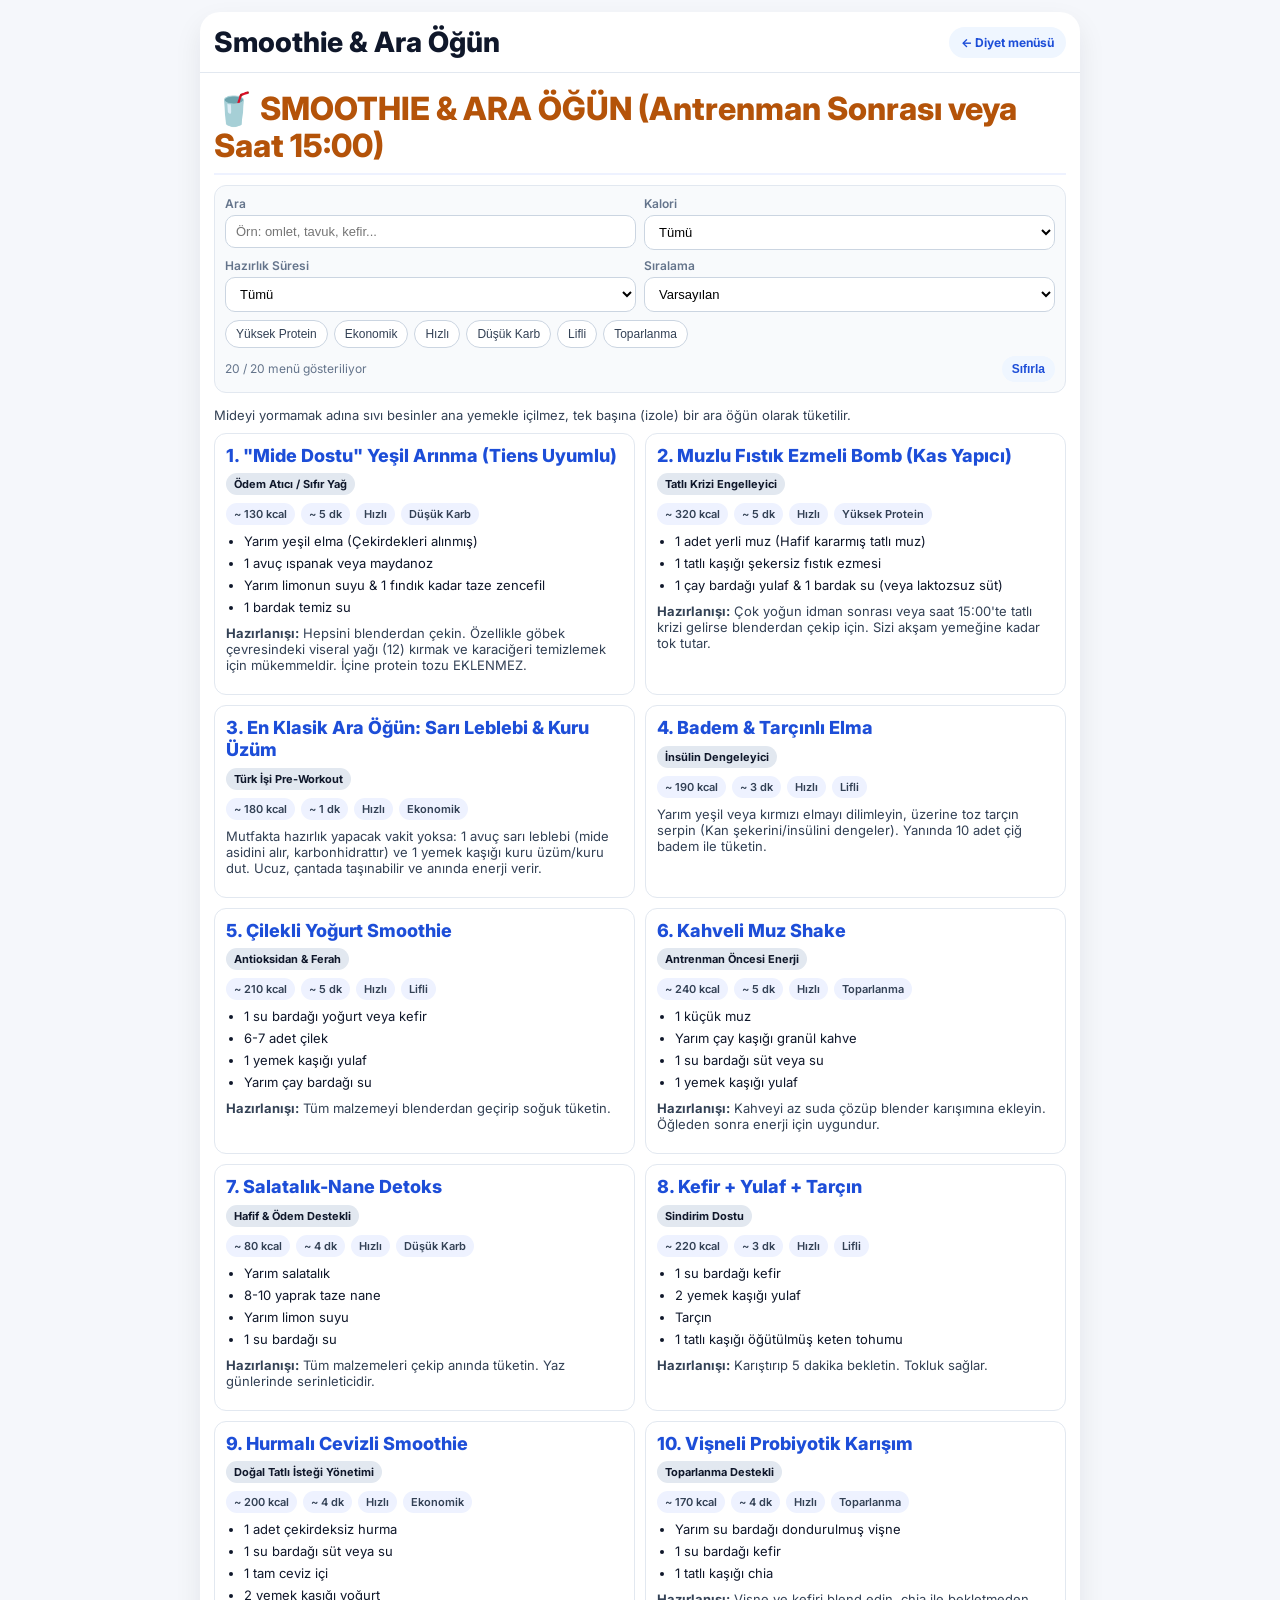
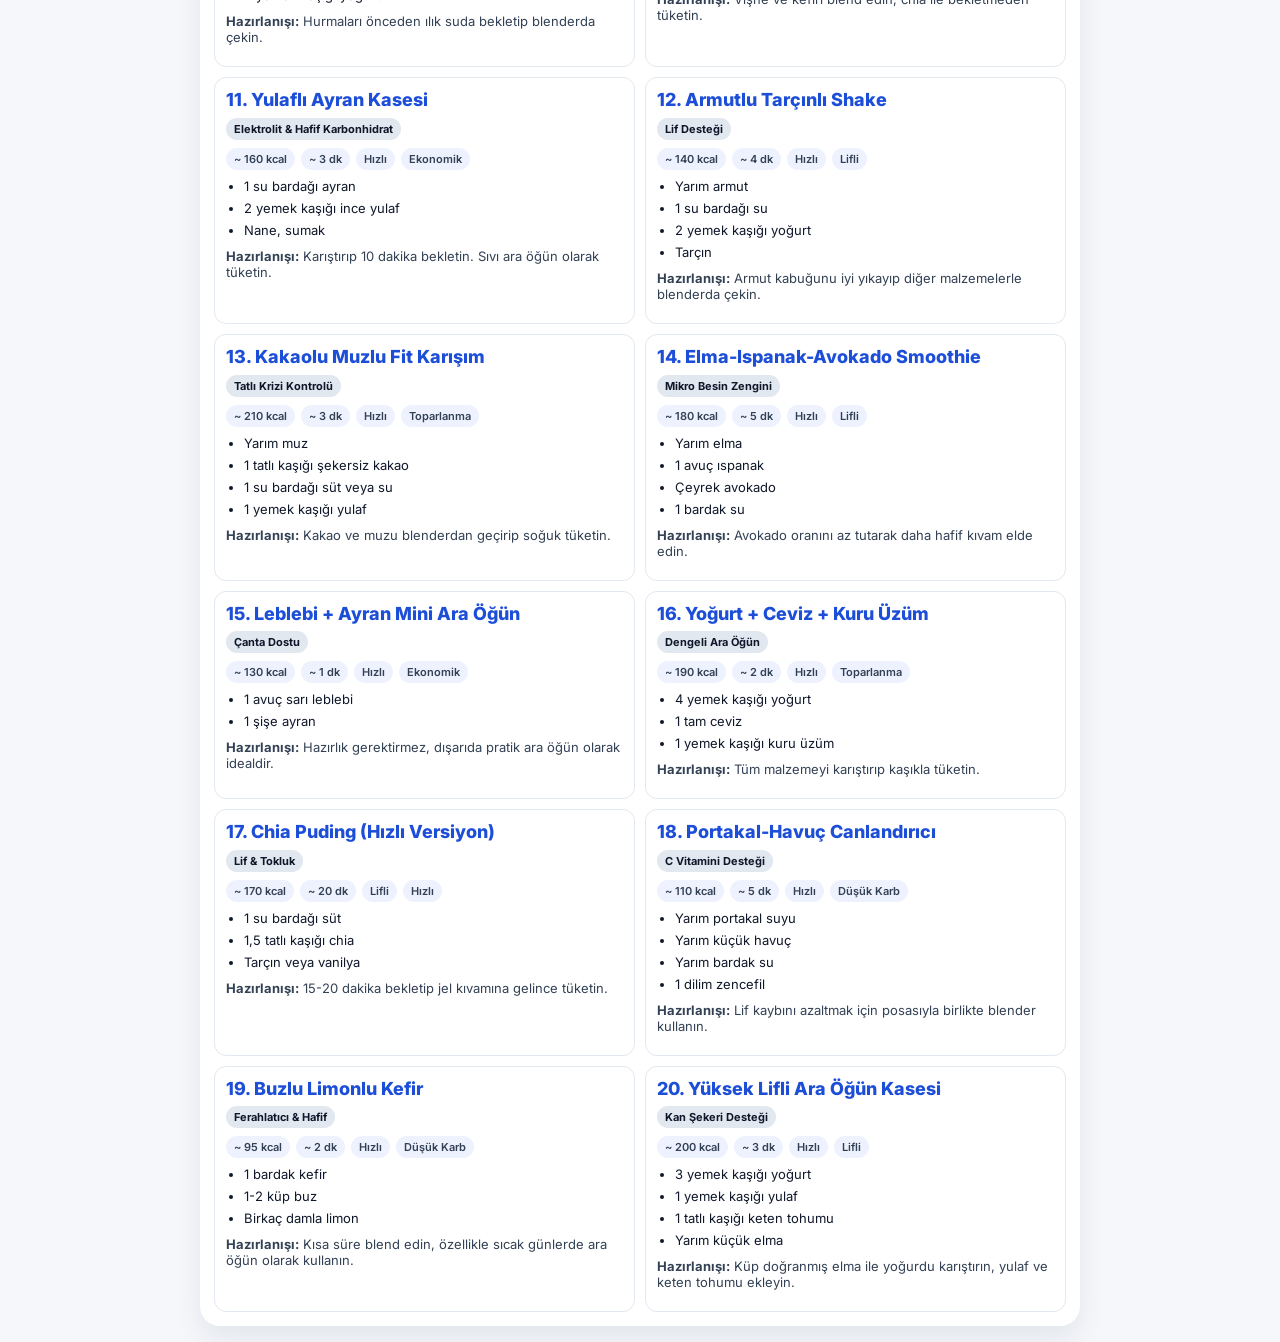
<file: diyet-smoothie.html>
<!DOCTYPE html>
<html lang="tr">
<head>
  <meta charset="UTF-8" />
  <meta name="viewport" content="width=device-width, initial-scale=1.0, viewport-fit=cover" />
  <title>Smoothie ve Ara Öğün</title>
  <link rel="preconnect" href="https://fonts.googleapis.com" />
  <link rel="preconnect" href="https://fonts.gstatic.com" crossorigin />
  <link href="https://fonts.googleapis.com/css2?family=Inter:wght@400;600;700;800&display=swap" rel="stylesheet" />
  <link rel="stylesheet" href="styles.css" />
</head>
<body>
  <main class="page page-shell">
    <div class="container">
      <header class="topbar">
        <h1>Smoothie & Ara Öğün</h1>
        <a class="back-link" href="diyet.html">← Diyet menüsü</a>
      </header>
      <section class="content">
        <h2 class="section-title">🥤 SMOOTHIE & ARA ÖĞÜN (Antrenman Sonrası veya Saat 15:00)</h2>
        <p>Mideyi yormamak adına sıvı besinler ana yemekle içilmez, tek başına (izole) bir ara öğün olarak tüketilir.</p>

        <div class="recipe-grid">
          <article class="recipe-card">
            <h3 class="recipe-title">1. "Mide Dostu" Yeşil Arınma (Tiens Uyumlu)</h3>
            <div class="recipe-macros">Ödem Atıcı / Sıfır Yağ</div>
            <ul>
              <li>Yarım yeşil elma (Çekirdekleri alınmış)</li>
              <li>1 avuç ıspanak veya maydanoz</li>
              <li>Yarım limonun suyu & 1 fındık kadar taze zencefil</li>
              <li>1 bardak temiz su</li>
            </ul>
            <p><strong>Hazırlanışı:</strong> Hepsini blenderdan çekin. Özellikle göbek çevresindeki viseral yağı (12) kırmak ve karaciğeri temizlemek için mükemmeldir. İçine protein tozu EKLENMEZ.</p>
          </article>

          <article class="recipe-card">
            <h3 class="recipe-title">2. Muzlu Fıstık Ezmeli Bomb (Kas Yapıcı)</h3>
            <div class="recipe-macros">Tatlı Krizi Engelleyici</div>
            <ul>
              <li>1 adet yerli muz (Hafif kararmış tatlı muz)</li>
              <li>1 tatlı kaşığı şekersiz fıstık ezmesi</li>
              <li>1 çay bardağı yulaf & 1 bardak su (veya laktozsuz süt)</li>
            </ul>
            <p><strong>Hazırlanışı:</strong> Çok yoğun idman sonrası veya saat 15:00'te tatlı krizi gelirse blenderdan çekip için. Sizi akşam yemeğine kadar tok tutar.</p>
          </article>

          <article class="recipe-card">
            <h3 class="recipe-title">3. En Klasik Ara Öğün: Sarı Leblebi & Kuru Üzüm</h3>
            <div class="recipe-macros">Türk İşi Pre-Workout</div>
            <p>Mutfakta hazırlık yapacak vakit yoksa: 1 avuç sarı leblebi (mide asidini alır, karbonhidrattır) ve 1 yemek kaşığı kuru üzüm/kuru dut. Ucuz, çantada taşınabilir ve anında enerji verir.</p>
          </article>

          <article class="recipe-card">
            <h3 class="recipe-title">4. Badem & Tarçınlı Elma</h3>
            <div class="recipe-macros">İnsülin Dengeleyici</div>
            <p>Yarım yeşil veya kırmızı elmayı dilimleyin, üzerine toz tarçın serpin (Kan şekerini/insülini dengeler). Yanında 10 adet çiğ badem ile tüketin.</p>
          </article>

          <article class="recipe-card">
            <h3 class="recipe-title">5. Çilekli Yoğurt Smoothie</h3>
            <div class="recipe-macros">Antioksidan & Ferah</div>
            <ul>
              <li>1 su bardağı yoğurt veya kefir</li>
              <li>6-7 adet çilek</li>
              <li>1 yemek kaşığı yulaf</li>
              <li>Yarım çay bardağı su</li>
            </ul>
            <p><strong>Hazırlanışı:</strong> Tüm malzemeyi blenderdan geçirip soğuk tüketin.</p>
          </article>

          <article class="recipe-card">
            <h3 class="recipe-title">6. Kahveli Muz Shake</h3>
            <div class="recipe-macros">Antrenman Öncesi Enerji</div>
            <ul>
              <li>1 küçük muz</li>
              <li>Yarım çay kaşığı granül kahve</li>
              <li>1 su bardağı süt veya su</li>
              <li>1 yemek kaşığı yulaf</li>
            </ul>
            <p><strong>Hazırlanışı:</strong> Kahveyi az suda çözüp blender karışımına ekleyin. Öğleden sonra enerji için uygundur.</p>
          </article>

          <article class="recipe-card">
            <h3 class="recipe-title">7. Salatalık-Nane Detoks</h3>
            <div class="recipe-macros">Hafif & Ödem Destekli</div>
            <ul>
              <li>Yarım salatalık</li>
              <li>8-10 yaprak taze nane</li>
              <li>Yarım limon suyu</li>
              <li>1 su bardağı su</li>
            </ul>
            <p><strong>Hazırlanışı:</strong> Tüm malzemeleri çekip anında tüketin. Yaz günlerinde serinleticidir.</p>
          </article>

          <article class="recipe-card">
            <h3 class="recipe-title">8. Kefir + Yulaf + Tarçın</h3>
            <div class="recipe-macros">Sindirim Dostu</div>
            <ul>
              <li>1 su bardağı kefir</li>
              <li>2 yemek kaşığı yulaf</li>
              <li>Tarçın</li>
              <li>1 tatlı kaşığı öğütülmüş keten tohumu</li>
            </ul>
            <p><strong>Hazırlanışı:</strong> Karıştırıp 5 dakika bekletin. Tokluk sağlar.</p>
          </article>

          <article class="recipe-card">
            <h3 class="recipe-title">9. Hurmalı Cevizli Smoothie</h3>
            <div class="recipe-macros">Doğal Tatlı İsteği Yönetimi</div>
            <ul>
              <li>1 adet çekirdeksiz hurma</li>
              <li>1 su bardağı süt veya su</li>
              <li>1 tam ceviz içi</li>
              <li>2 yemek kaşığı yoğurt</li>
            </ul>
            <p><strong>Hazırlanışı:</strong> Hurmaları önceden ılık suda bekletip blenderda çekin.</p>
          </article>

          <article class="recipe-card">
            <h3 class="recipe-title">10. Vişneli Probiyotik Karışım</h3>
            <div class="recipe-macros">Toparlanma Destekli</div>
            <ul>
              <li>Yarım su bardağı dondurulmuş vişne</li>
              <li>1 su bardağı kefir</li>
              <li>1 tatlı kaşığı chia</li>
            </ul>
            <p><strong>Hazırlanışı:</strong> Vişne ve kefiri blend edin, chia ile bekletmeden tüketin.</p>
          </article>

          <article class="recipe-card">
            <h3 class="recipe-title">11. Yulaflı Ayran Kasesi</h3>
            <div class="recipe-macros">Elektrolit & Hafif Karbonhidrat</div>
            <ul>
              <li>1 su bardağı ayran</li>
              <li>2 yemek kaşığı ince yulaf</li>
              <li>Nane, sumak</li>
            </ul>
            <p><strong>Hazırlanışı:</strong> Karıştırıp 10 dakika bekletin. Sıvı ara öğün olarak tüketin.</p>
          </article>

          <article class="recipe-card">
            <h3 class="recipe-title">12. Armutlu Tarçınlı Shake</h3>
            <div class="recipe-macros">Lif Desteği</div>
            <ul>
              <li>Yarım armut</li>
              <li>1 su bardağı su</li>
              <li>2 yemek kaşığı yoğurt</li>
              <li>Tarçın</li>
            </ul>
            <p><strong>Hazırlanışı:</strong> Armut kabuğunu iyi yıkayıp diğer malzemelerle blenderda çekin.</p>
          </article>

          <article class="recipe-card">
            <h3 class="recipe-title">13. Kakaolu Muzlu Fit Karışım</h3>
            <div class="recipe-macros">Tatlı Krizi Kontrolü</div>
            <ul>
              <li>Yarım muz</li>
              <li>1 tatlı kaşığı şekersiz kakao</li>
              <li>1 su bardağı süt veya su</li>
              <li>1 yemek kaşığı yulaf</li>
            </ul>
            <p><strong>Hazırlanışı:</strong> Kakao ve muzu blenderdan geçirip soğuk tüketin.</p>
          </article>

          <article class="recipe-card">
            <h3 class="recipe-title">14. Elma-Ispanak-Avokado Smoothie</h3>
            <div class="recipe-macros">Mikro Besin Zengini</div>
            <ul>
              <li>Yarım elma</li>
              <li>1 avuç ıspanak</li>
              <li>Çeyrek avokado</li>
              <li>1 bardak su</li>
            </ul>
            <p><strong>Hazırlanışı:</strong> Avokado oranını az tutarak daha hafif kıvam elde edin.</p>
          </article>

          <article class="recipe-card">
            <h3 class="recipe-title">15. Leblebi + Ayran Mini Ara Öğün</h3>
            <div class="recipe-macros">Çanta Dostu</div>
            <ul>
              <li>1 avuç sarı leblebi</li>
              <li>1 şişe ayran</li>
            </ul>
            <p><strong>Hazırlanışı:</strong> Hazırlık gerektirmez, dışarıda pratik ara öğün olarak idealdir.</p>
          </article>

          <article class="recipe-card">
            <h3 class="recipe-title">16. Yoğurt + Ceviz + Kuru Üzüm</h3>
            <div class="recipe-macros">Dengeli Ara Öğün</div>
            <ul>
              <li>4 yemek kaşığı yoğurt</li>
              <li>1 tam ceviz</li>
              <li>1 yemek kaşığı kuru üzüm</li>
            </ul>
            <p><strong>Hazırlanışı:</strong> Tüm malzemeyi karıştırıp kaşıkla tüketin.</p>
          </article>

          <article class="recipe-card">
            <h3 class="recipe-title">17. Chia Puding (Hızlı Versiyon)</h3>
            <div class="recipe-macros">Lif & Tokluk</div>
            <ul>
              <li>1 su bardağı süt</li>
              <li>1,5 tatlı kaşığı chia</li>
              <li>Tarçın veya vanilya</li>
            </ul>
            <p><strong>Hazırlanışı:</strong> 15-20 dakika bekletip jel kıvamına gelince tüketin.</p>
          </article>

          <article class="recipe-card">
            <h3 class="recipe-title">18. Portakal-Havuç Canlandırıcı</h3>
            <div class="recipe-macros">C Vitamini Desteği</div>
            <ul>
              <li>Yarım portakal suyu</li>
              <li>Yarım küçük havuç</li>
              <li>Yarım bardak su</li>
              <li>1 dilim zencefil</li>
            </ul>
            <p><strong>Hazırlanışı:</strong> Lif kaybını azaltmak için posasıyla birlikte blender kullanın.</p>
          </article>

          <article class="recipe-card">
            <h3 class="recipe-title">19. Buzlu Limonlu Kefir</h3>
            <div class="recipe-macros">Ferahlatıcı & Hafif</div>
            <ul>
              <li>1 bardak kefir</li>
              <li>1-2 küp buz</li>
              <li>Birkaç damla limon</li>
            </ul>
            <p><strong>Hazırlanışı:</strong> Kısa süre blend edin, özellikle sıcak günlerde ara öğün olarak kullanın.</p>
          </article>

          <article class="recipe-card">
            <h3 class="recipe-title">20. Yüksek Lifli Ara Öğün Kasesi</h3>
            <div class="recipe-macros">Kan Şekeri Desteği</div>
            <ul>
              <li>3 yemek kaşığı yoğurt</li>
              <li>1 yemek kaşığı yulaf</li>
              <li>1 tatlı kaşığı keten tohumu</li>
              <li>Yarım küçük elma</li>
            </ul>
            <p><strong>Hazırlanışı:</strong> Küp doğranmış elma ile yoğurdu karıştırın, yulaf ve keten tohumu ekleyin.</p>
          </article>
        </div>
      </section>
    </div>
  </main>
  <script src="app.js"></script>
  <script src="diyet-filters.js"></script>
</body>
</html>
</file>
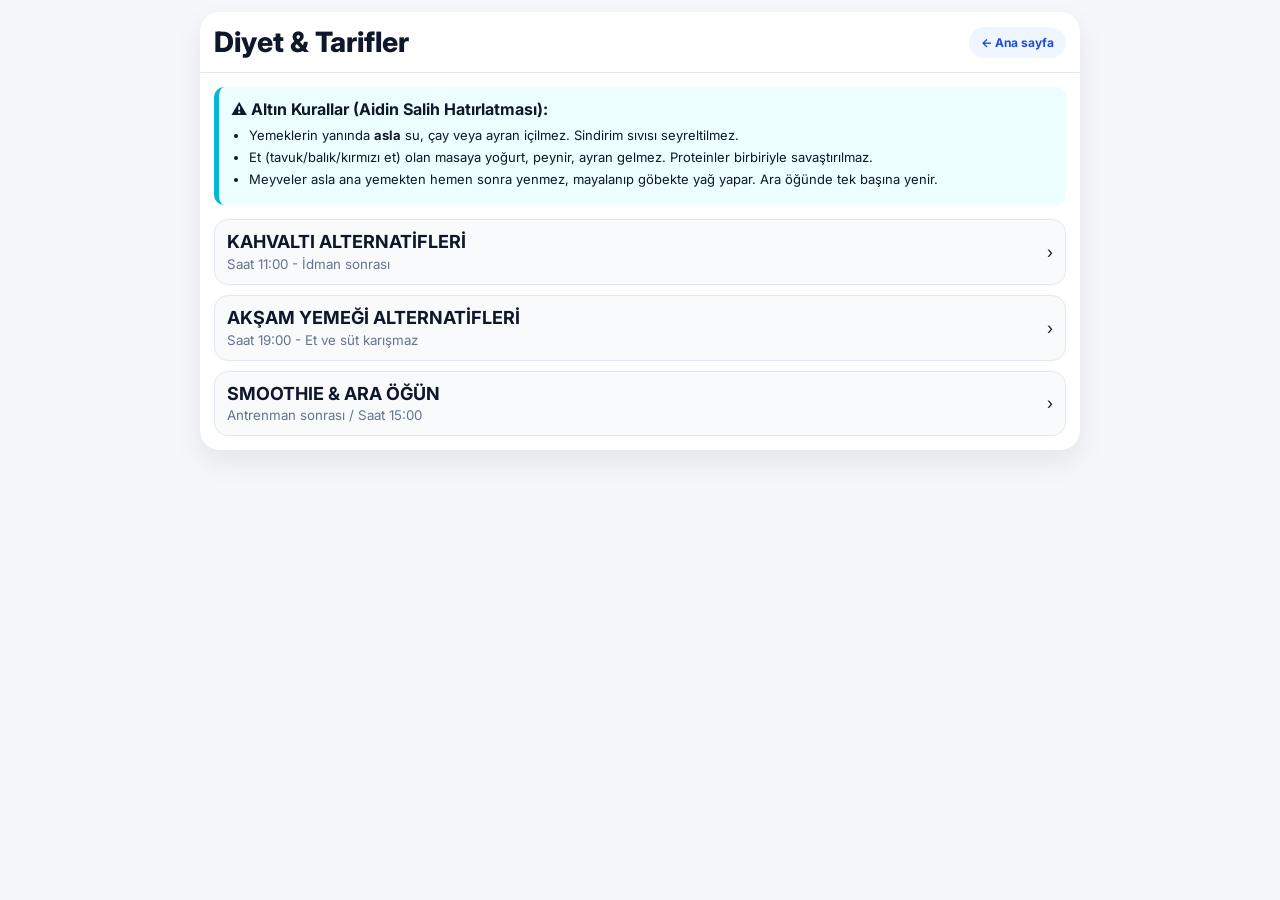
<file: diyet.html>
<!DOCTYPE html>
<html lang="tr">
<head>
  <meta charset="UTF-8" />
  <meta name="viewport" content="width=device-width, initial-scale=1.0, viewport-fit=cover" />
  <title>Diyet ve Tarifler</title>
  <link rel="preconnect" href="https://fonts.googleapis.com" />
  <link rel="preconnect" href="https://fonts.gstatic.com" crossorigin />
  <link href="https://fonts.googleapis.com/css2?family=Inter:wght@400;600;700;800&display=swap" rel="stylesheet" />
  <link rel="stylesheet" href="styles.css" />
</head>
<body>
  <main class="page page-shell">
    <div class="container">
      <header class="topbar">
        <h1>Diyet & Tarifler</h1>
        <a class="back-link" href="index.html">← Ana sayfa</a>
      </header>
      <section class="content">
        <div class="alert-box">
          <strong>⚠️ Altın Kurallar (Aidin Salih Hatırlatması):</strong>
          <ul style="margin-bottom: 0;">
            <li>Yemeklerin yanında <b>asla</b> su, çay veya ayran içilmez. Sindirim sıvısı seyreltilmez.</li>
            <li>Et (tavuk/balık/kırmızı et) olan masaya yoğurt, peynir, ayran gelmez. Proteinler birbiriyle savaştırılmaz.</li>
            <li>Meyveler asla ana yemekten hemen sonra yenmez, mayalanıp göbekte yağ yapar. Ara öğünde tek başına yenir.</li>
          </ul>
        </div>

        <nav class="section-links">
          <a href="diyet-kahvalti.html"><div><strong>KAHVALTI ALTERNATİFLERİ</strong><small>Saat 11:00 - İdman sonrası</small></div><span>›</span></a>
          <a href="diyet-aksam.html"><div><strong>AKŞAM YEMEĞİ ALTERNATİFLERİ</strong><small>Saat 19:00 - Et ve süt karışmaz</small></div><span>›</span></a>
          <a href="diyet-smoothie.html"><div><strong>SMOOTHIE & ARA ÖĞÜN</strong><small>Antrenman sonrası / Saat 15:00</small></div><span>›</span></a>
        </nav>
      </section>
    </div>
  </main>
  <script src="app.js"></script>
</body>
</html>
</file>
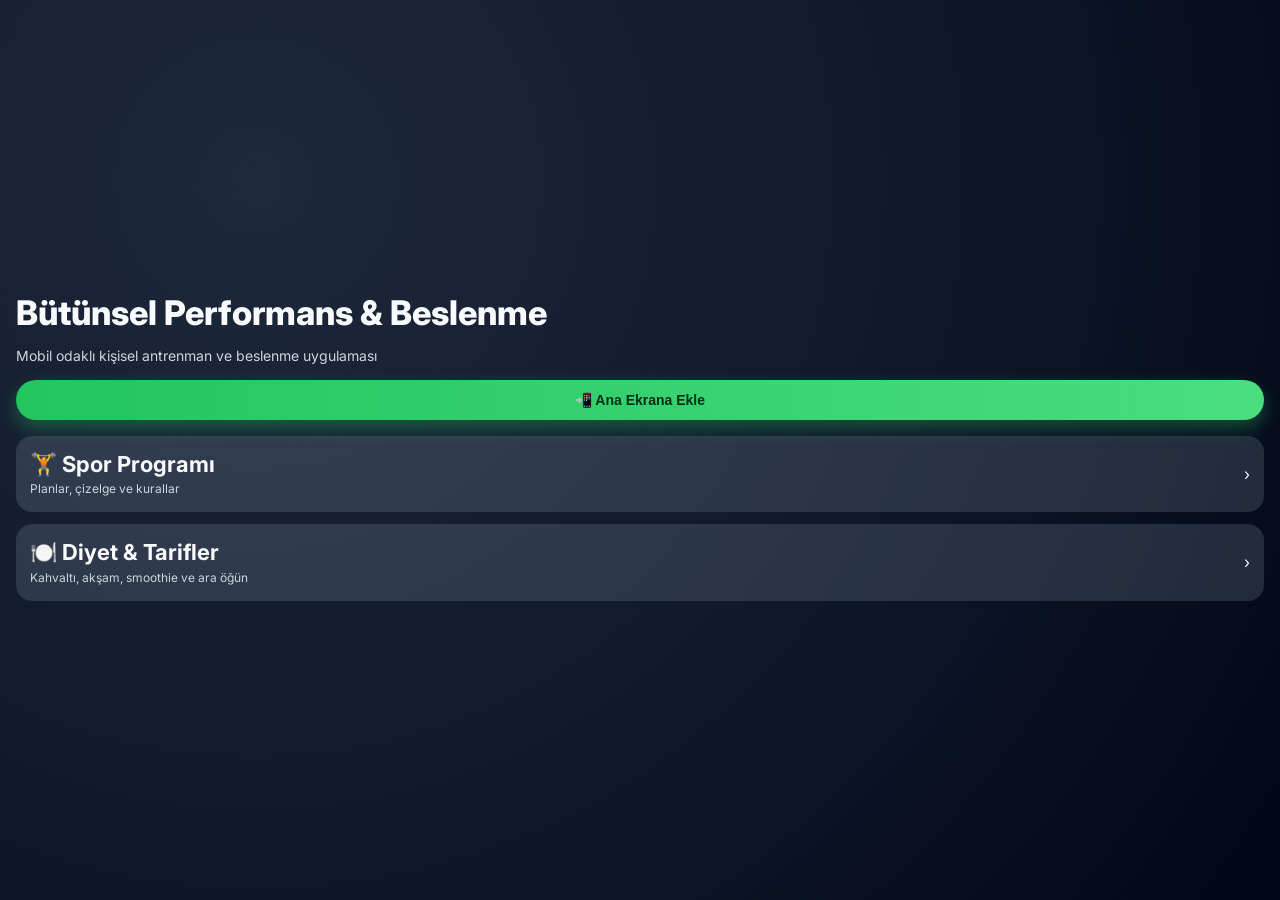
<file: home.html>
<!DOCTYPE html>
<html lang="tr">
<head>
  <meta charset="UTF-8" />
  <meta name="viewport" content="width=device-width, initial-scale=1.0, viewport-fit=cover" />
  <title>Spor & Beslenme Pro</title>
  <meta name="theme-color" content="#0f172a" />
  <meta name="apple-mobile-web-app-capable" content="yes" />
  <meta name="apple-mobile-web-app-status-bar-style" content="black-translucent" />
  <meta name="apple-mobile-web-app-title" content="Spor Pro" />
  <link rel="manifest" href="manifest.webmanifest" />
  <link rel="apple-touch-icon" href="icons/icon-192.png" />
  <link rel="preconnect" href="https://fonts.googleapis.com" />
  <link rel="preconnect" href="https://fonts.gstatic.com" crossorigin />
  <link href="https://fonts.googleapis.com/css2?family=Inter:wght@400;600;700;800&display=swap" rel="stylesheet" />
  <link rel="stylesheet" href="styles.css" />
</head>
<body>
  <main class="page home-hero">
    <h1>Bütünsel Performans & Beslenme</h1>
    <p>Mobil odaklı kişisel antrenman ve beslenme uygulaması</p>
    <button id="btn-install" class="install-btn" type="button">📲 Ana Ekrana Ekle</button>

    <nav class="menu-grid">
      <a class="menu-link" href="spor.html">
        <div>
          <strong>🏋️ Spor Programı</strong>
          <span>Planlar, çizelge ve kurallar</span>
        </div>
        <div>›</div>
      </a>
      <a class="menu-link" href="diyet.html">
        <div>
          <strong>🍽️ Diyet & Tarifler</strong>
          <span>Kahvaltı, akşam, smoothie ve ara öğün</span>
        </div>
        <div>›</div>
      </a>
    </nav>
  </main>
  <script src="app.js"></script>
</body>
</html>
</file>
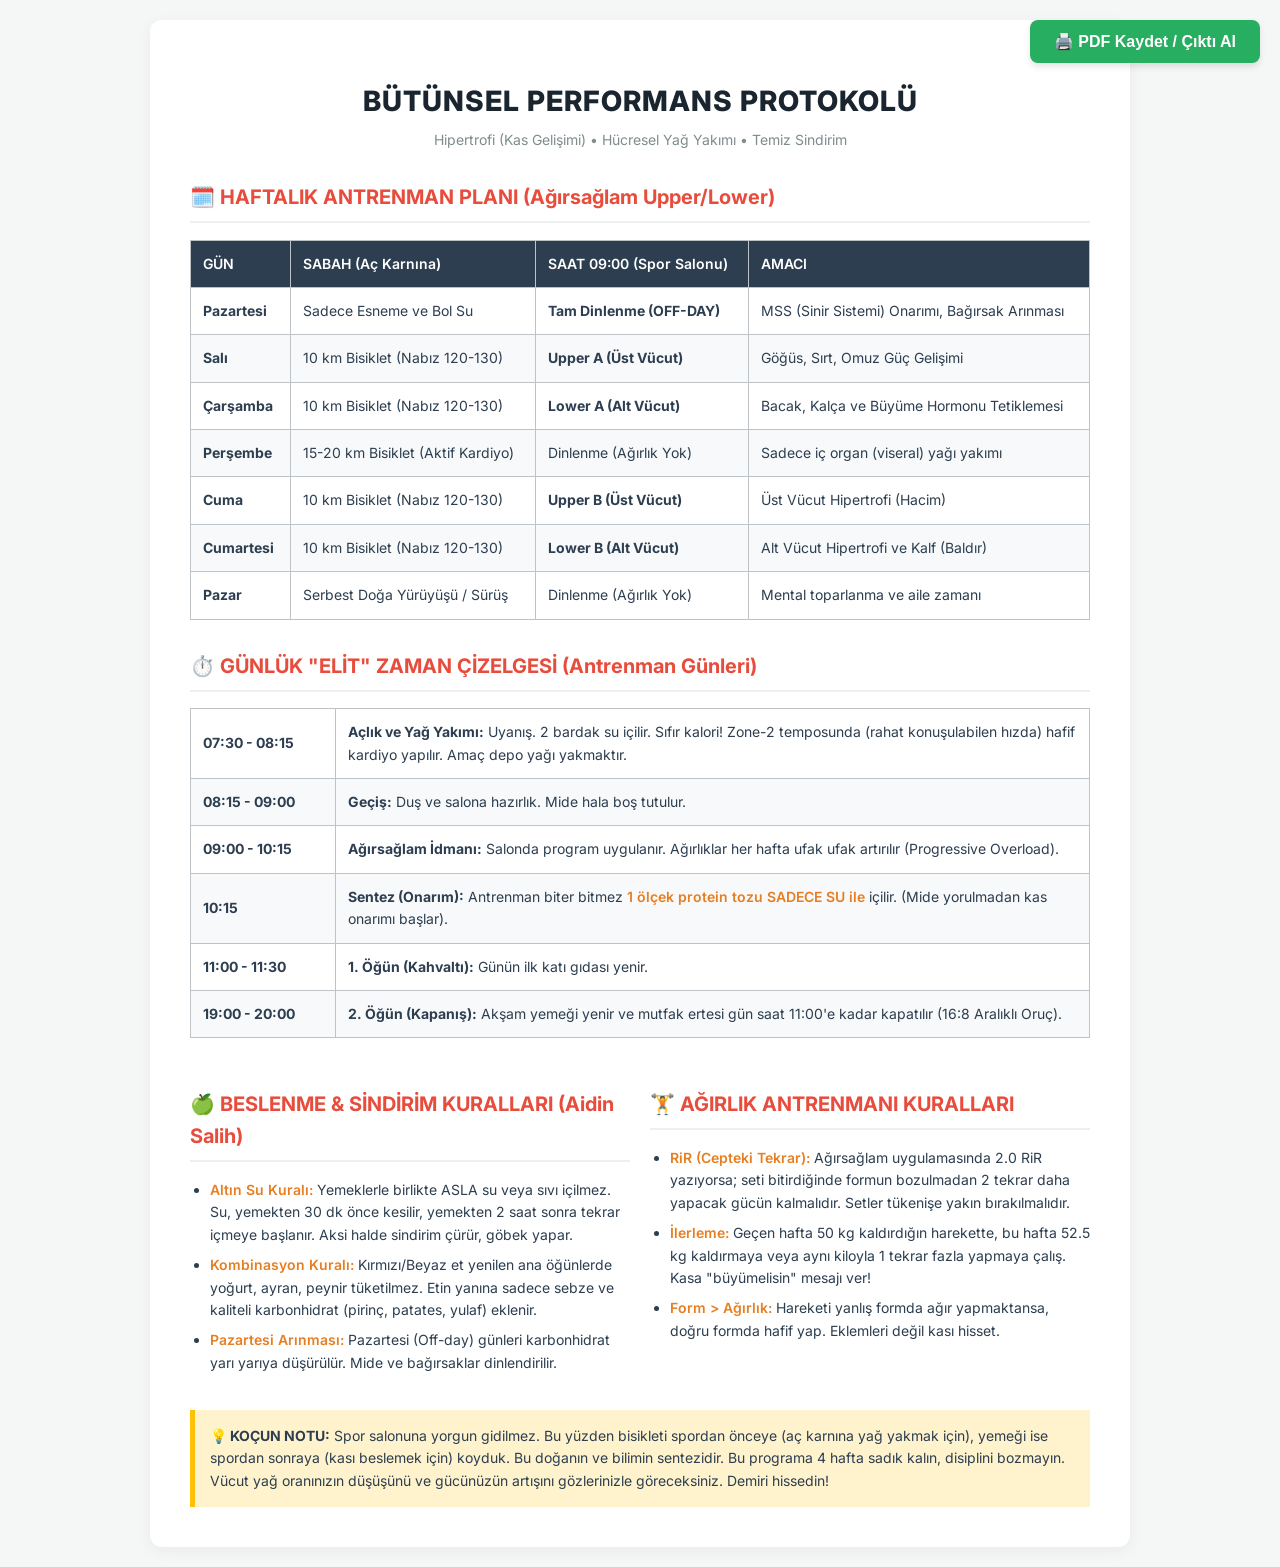
<file: spor programımız 2026.html>
<!DOCTYPE html>
<html lang="tr">
<head>
    <meta charset="UTF-8">
    <meta name="viewport" content="width=device-width, initial-scale=1.0">
    <title>Bütünsel Performans Protokolü</title>
    <style>
        /* Genel Ayarlar ve Fontlar */
        @import url('https://fonts.googleapis.com/css2?family=Inter:wght@400;600;800&display=swap');
        
        body {
            font-family: 'Inter', sans-serif;
            background-color: #f4f7f6;
            color: #2c3e50;
            line-height: 1.6;
            margin: 0;
            padding: 20px;
        }

        .container {
            max-width: 900px;
            margin: 0 auto;
            background: #ffffff;
            padding: 40px;
            border-radius: 12px;
            box-shadow: 0 4px 15px rgba(0,0,0,0.05);
        }

        /* Başlıklar */
        h1 {
            text-align: center;
            color: #1a252f;
            font-weight: 800;
            font-size: 28px;
            margin-bottom: 5px;
            text-transform: uppercase;
            letter-spacing: 1px;
        }

        h2 {
            color: #e74c3c;
            border-bottom: 2px solid #ecf0f1;
            padding-bottom: 8px;
            margin-top: 30px;
            font-size: 20px;
        }

        .subtitle {
            text-align: center;
            color: #7f8c8d;
            font-size: 14px;
            margin-bottom: 30px;
        }

        /* Tablo Ayarları */
        table {
            width: 100%;
            border-collapse: collapse;
            margin-top: 15px;
            margin-bottom: 20px;
        }

        th, td {
            border: 1px solid #bdc3c7;
            padding: 12px;
            text-align: left;
            font-size: 14px;
        }

        th {
            background-color: #2c3e50;
            color: #ffffff;
            font-weight: 600;
        }

        tr:nth-child(even) {
            background-color: #f8f9fa;
        }

        /* Liste ve Grid Yapısı */
        .grid-2 {
            display: grid;
            grid-template-columns: 1fr 1fr;
            gap: 20px;
        }

        ul {
            padding-left: 20px;
            margin-top: 10px;
        }

        li {
            margin-bottom: 8px;
            font-size: 14px;
        }

        .highlight {
            font-weight: 600;
            color: #e67e22;
        }

        /* Çıktı Butonu */
        .btn-print {
            position: fixed;
            top: 20px;
            right: 20px;
            background-color: #27ae60;
            color: white;
            border: none;
            padding: 12px 24px;
            font-size: 16px;
            font-weight: 600;
            border-radius: 8px;
            cursor: pointer;
            box-shadow: 0 4px 6px rgba(0,0,0,0.1);
            transition: 0.3s;
        }

        .btn-print:hover {
            background-color: #219653;
        }

        .alert-box {
            background-color: #fff3cd;
            border-left: 5px solid #ffc107;
            padding: 15px;
            margin-top: 20px;
            font-size: 14px;
        }

        /* YAZDIRMA (PDF) AYARLARI */
        @media print {
            @page { margin: 1cm; size: A4 portrait; }
            body { background: #fff; padding: 0; margin: 0; }
            .container { box-shadow: none; padding: 0; margin: 0; max-width: 100%; border-radius: 0; }
            .no-print { display: none !important; }
            h1 { font-size: 24px; }
            h2 { font-size: 18px; margin-top: 20px; }
            th, td { padding: 8px; font-size: 12px; }
            li { font-size: 12px; }
            .alert-box { border: 1px solid #ccc; color: #000; }
            /* Sayfa bölünmesini engellemek için */
            table, .grid-2 { page-break-inside: avoid; }
        }
    </style>
</head>
<body>

    <button class="btn-print no-print" onclick="window.print()">🖨️ PDF Kaydet / Çıktı Al</button>

    <div class="container">
        <h1>Bütünsel Performans Protokolü</h1>
        <div class="subtitle">Hipertrofi (Kas Gelişimi) • Hücresel Yağ Yakımı • Temiz Sindirim</div>

        <h2>🗓️ HAFTALIK ANTRENMAN PLANI (Ağırsağlam Upper/Lower)</h2>
        <table>
            <thead>
                <tr>
                    <th>GÜN</th>
                    <th>SABAH (Aç Karnına)</th>
                    <th>SAAT 09:00 (Spor Salonu)</th>
                    <th>AMACI</th>
                </tr>
            </thead>
            <tbody>
                <tr>
                    <td><strong>Pazartesi</strong></td>
                    <td>Sadece Esneme ve Bol Su</td>
                    <td><strong>Tam Dinlenme (OFF-DAY)</strong></td>
                    <td>MSS (Sinir Sistemi) Onarımı, Bağırsak Arınması</td>
                </tr>
                <tr>
                    <td><strong>Salı</strong></td>
                    <td>10 km Bisiklet (Nabız 120-130)</td>
                    <td><strong>Upper A (Üst Vücut)</strong></td>
                    <td>Göğüs, Sırt, Omuz Güç Gelişimi</td>
                </tr>
                <tr>
                    <td><strong>Çarşamba</strong></td>
                    <td>10 km Bisiklet (Nabız 120-130)</td>
                    <td><strong>Lower A (Alt Vücut)</strong></td>
                    <td>Bacak, Kalça ve Büyüme Hormonu Tetiklemesi</td>
                </tr>
                <tr>
                    <td><strong>Perşembe</strong></td>
                    <td>15-20 km Bisiklet (Aktif Kardiyo)</td>
                    <td>Dinlenme (Ağırlık Yok)</td>
                    <td>Sadece iç organ (viseral) yağı yakımı</td>
                </tr>
                <tr>
                    <td><strong>Cuma</strong></td>
                    <td>10 km Bisiklet (Nabız 120-130)</td>
                    <td><strong>Upper B (Üst Vücut)</strong></td>
                    <td>Üst Vücut Hipertrofi (Hacim)</td>
                </tr>
                <tr>
                    <td><strong>Cumartesi</strong></td>
                    <td>10 km Bisiklet (Nabız 120-130)</td>
                    <td><strong>Lower B (Alt Vücut)</strong></td>
                    <td>Alt Vücut Hipertrofi ve Kalf (Baldır)</td>
                </tr>
                <tr>
                    <td><strong>Pazar</strong></td>
                    <td>Serbest Doğa Yürüyüşü / Sürüş</td>
                    <td>Dinlenme (Ağırlık Yok)</td>
                    <td>Mental toparlanma ve aile zamanı</td>
                </tr>
            </tbody>
        </table>

        <h2>⏱️ GÜNLÜK "ELİT" ZAMAN ÇİZELGESİ (Antrenman Günleri)</h2>
        <table>
            <tr>
                <td style="width: 120px;"><strong>07:30 - 08:15</strong></td>
                <td><strong>Açlık ve Yağ Yakımı:</strong> Uyanış. 2 bardak su içilir. Sıfır kalori! Zone-2 temposunda (rahat konuşulabilen hızda) hafif kardiyo yapılır. Amaç depo yağı yakmaktır.</td>
            </tr>
            <tr>
                <td><strong>08:15 - 09:00</strong></td>
                <td><strong>Geçiş:</strong> Duş ve salona hazırlık. Mide hala boş tutulur.</td>
            </tr>
            <tr>
                <td><strong>09:00 - 10:15</strong></td>
                <td><strong>Ağırsağlam İdmanı:</strong> Salonda program uygulanır. Ağırlıklar her hafta ufak ufak artırılır (Progressive Overload).</td>
            </tr>
            <tr>
                <td><strong>10:15</strong></td>
                <td><strong>Sentez (Onarım):</strong> Antrenman biter bitmez <span class="highlight">1 ölçek protein tozu SADECE SU ile</span> içilir. (Mide yorulmadan kas onarımı başlar).</td>
            </tr>
            <tr>
                <td><strong>11:00 - 11:30</strong></td>
                <td><strong>1. Öğün (Kahvaltı):</strong> Günün ilk katı gıdası yenir.</td>
            </tr>
            <tr>
                <td><strong>19:00 - 20:00</strong></td>
                <td><strong>2. Öğün (Kapanış):</strong> Akşam yemeği yenir ve mutfak ertesi gün saat 11:00'e kadar kapatılır (16:8 Aralıklı Oruç).</td>
            </tr>
        </table>

        <div class="grid-2">
            <div>
                <h2>🍏 BESLENME & SİNDİRİM KURALLARI (Aidin Salih)</h2>
                <ul>
                    <li><span class="highlight">Altın Su Kuralı:</span> Yemeklerle birlikte ASLA su veya sıvı içilmez. Su, yemekten 30 dk önce kesilir, yemekten 2 saat sonra tekrar içmeye başlanır. Aksi halde sindirim çürür, göbek yapar.</li>
                    <li><span class="highlight">Kombinasyon Kuralı:</span> Kırmızı/Beyaz et yenilen ana öğünlerde yoğurt, ayran, peynir tüketilmez. Etin yanına sadece sebze ve kaliteli karbonhidrat (pirinç, patates, yulaf) eklenir.</li>
                    <li><span class="highlight">Pazartesi Arınması:</span> Pazartesi (Off-day) günleri karbonhidrat yarı yarıya düşürülür. Mide ve bağırsaklar dinlendirilir.</li>
                </ul>
            </div>
            <div>
                <h2>🏋️ AĞIRLIK ANTRENMANI KURALLARI</h2>
                <ul>
                    <li><span class="highlight">RiR (Cepteki Tekrar):</span> Ağırsağlam uygulamasında 2.0 RiR yazıyorsa; seti bitirdiğinde formun bozulmadan 2 tekrar daha yapacak gücün kalmalıdır. Setler tükenişe yakın bırakılmalıdır.</li>
                    <li><span class="highlight">İlerleme:</span> Geçen hafta 50 kg kaldırdığın harekette, bu hafta 52.5 kg kaldırmaya veya aynı kiloyla 1 tekrar fazla yapmaya çalış. Kasa "büyümelisin" mesajı ver!</li>
                    <li><span class="highlight">Form > Ağırlık:</span> Hareketi yanlış formda ağır yapmaktansa, doğru formda hafif yap. Eklemleri değil kası hisset.</li>
                </ul>
            </div>
        </div>

        <div class="alert-box">
            <strong>💡 KOÇUN NOTU:</strong> Spor salonuna yorgun gidilmez. Bu yüzden bisikleti spordan önceye (aç karnına yağ yakmak için), yemeği ise spordan sonraya (kası beslemek için) koyduk. Bu doğanın ve bilimin sentezidir. Bu programa 4 hafta sadık kalın, disiplini bozmayın. Vücut yağ oranınızın düşüşünü ve gücünüzün artışını gözlerinizle göreceksiniz. Demiri hissedin!
        </div>
    </div>

</body>
</html>
</file>
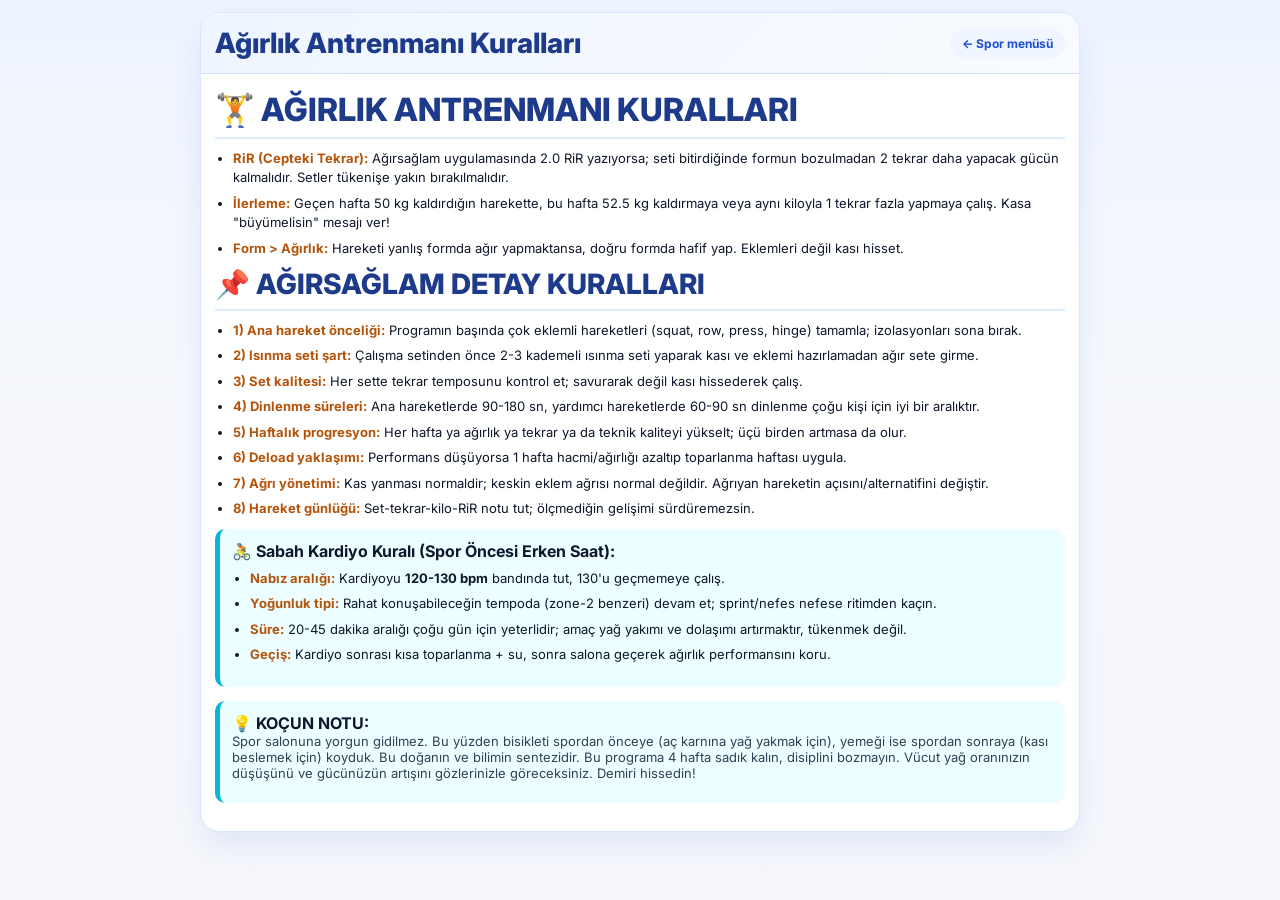
<file: spor-agirlik.html>
<!DOCTYPE html>
<html lang="tr">
<head>
  <meta charset="UTF-8" />
  <meta name="viewport" content="width=device-width, initial-scale=1.0, viewport-fit=cover" />
  <title>Ağırlık Antrenmanı Kuralları</title>
  <link rel="preconnect" href="https://fonts.googleapis.com" />
  <link rel="preconnect" href="https://fonts.gstatic.com" crossorigin />
  <link href="https://fonts.googleapis.com/css2?family=Inter:wght@400;600;700;800&display=swap" rel="stylesheet" />
  <link rel="stylesheet" href="styles.css" />
</head>
<body class="sport-page">
  <main class="page page-shell">
    <div class="container">
      <header class="topbar">
        <h1>Ağırlık Antrenmanı Kuralları</h1>
        <a class="back-link" href="spor.html">← Spor menüsü</a>
      </header>
      <section class="content">
        <h2 class="section-title">🏋️ AĞIRLIK ANTRENMANI KURALLARI</h2>
        <ul>
          <li><span class="highlight">RiR (Cepteki Tekrar):</span> Ağırsağlam uygulamasında 2.0 RiR yazıyorsa; seti bitirdiğinde formun bozulmadan 2 tekrar daha yapacak gücün kalmalıdır. Setler tükenişe yakın bırakılmalıdır.</li>
          <li><span class="highlight">İlerleme:</span> Geçen hafta 50 kg kaldırdığın harekette, bu hafta 52.5 kg kaldırmaya veya aynı kiloyla 1 tekrar fazla yapmaya çalış. Kasa "büyümelisin" mesajı ver!</li>
          <li><span class="highlight">Form > Ağırlık:</span> Hareketi yanlış formda ağır yapmaktansa, doğru formda hafif yap. Eklemleri değil kası hisset.</li>
        </ul>

        <h3 class="section-title" style="font-size: clamp(22px, 6vw, 28px);">📌 AĞIRSAĞLAM DETAY KURALLARI</h3>
        <ul>
          <li><span class="highlight">1) Ana hareket önceliği:</span> Programın başında çok eklemli hareketleri (squat, row, press, hinge) tamamla; izolasyonları sona bırak.</li>
          <li><span class="highlight">2) Isınma seti şart:</span> Çalışma setinden önce 2-3 kademeli ısınma seti yaparak kası ve eklemi hazırlamadan ağır sete girme.</li>
          <li><span class="highlight">3) Set kalitesi:</span> Her sette tekrar temposunu kontrol et; savurarak değil kası hissederek çalış.</li>
          <li><span class="highlight">4) Dinlenme süreleri:</span> Ana hareketlerde 90-180 sn, yardımcı hareketlerde 60-90 sn dinlenme çoğu kişi için iyi bir aralıktır.</li>
          <li><span class="highlight">5) Haftalık progresyon:</span> Her hafta ya ağırlık ya tekrar ya da teknik kaliteyi yükselt; üçü birden artmasa da olur.</li>
          <li><span class="highlight">6) Deload yaklaşımı:</span> Performans düşüyorsa 1 hafta hacmi/ağırlığı azaltıp toparlanma haftası uygula.</li>
          <li><span class="highlight">7) Ağrı yönetimi:</span> Kas yanması normaldir; keskin eklem ağrısı normal değildir. Ağrıyan hareketin açısını/alternatifini değiştir.</li>
          <li><span class="highlight">8) Hareket günlüğü:</span> Set-tekrar-kilo-RiR notu tut; ölçmediğin gelişimi sürdüremezsin.</li>
        </ul>

        <div class="alert-box">
          <strong>🚴 Sabah Kardiyo Kuralı (Spor Öncesi Erken Saat):</strong>
          <ul>
            <li><span class="highlight">Nabız aralığı:</span> Kardiyoyu <strong>120-130 bpm</strong> bandında tut, 130'u geçmemeye çalış.</li>
            <li><span class="highlight">Yoğunluk tipi:</span> Rahat konuşabileceğin tempoda (zone-2 benzeri) devam et; sprint/nefes nefese ritimden kaçın.</li>
            <li><span class="highlight">Süre:</span> 20-45 dakika aralığı çoğu gün için yeterlidir; amaç yağ yakımı ve dolaşımı artırmaktır, tükenmek değil.</li>
            <li><span class="highlight">Geçiş:</span> Kardiyo sonrası kısa toparlanma + su, sonra salona geçerek ağırlık performansını koru.</li>
          </ul>
        </div>

        <div class="alert-box">
          <strong>💡 KOÇUN NOTU:</strong>
          <p>
            Spor salonuna yorgun gidilmez. Bu yüzden bisikleti spordan önceye (aç karnına yağ yakmak için),
            yemeği ise spordan sonraya (kası beslemek için) koyduk. Bu doğanın ve bilimin sentezidir.
            Bu programa 4 hafta sadık kalın, disiplini bozmayın. Vücut yağ oranınızın düşüşünü ve
            gücünüzün artışını gözlerinizle göreceksiniz. Demiri hissedin!
          </p>
        </div>
      </section>
    </div>
  </main>
  <script src="app.js"></script>
</body>
</html>
</file>
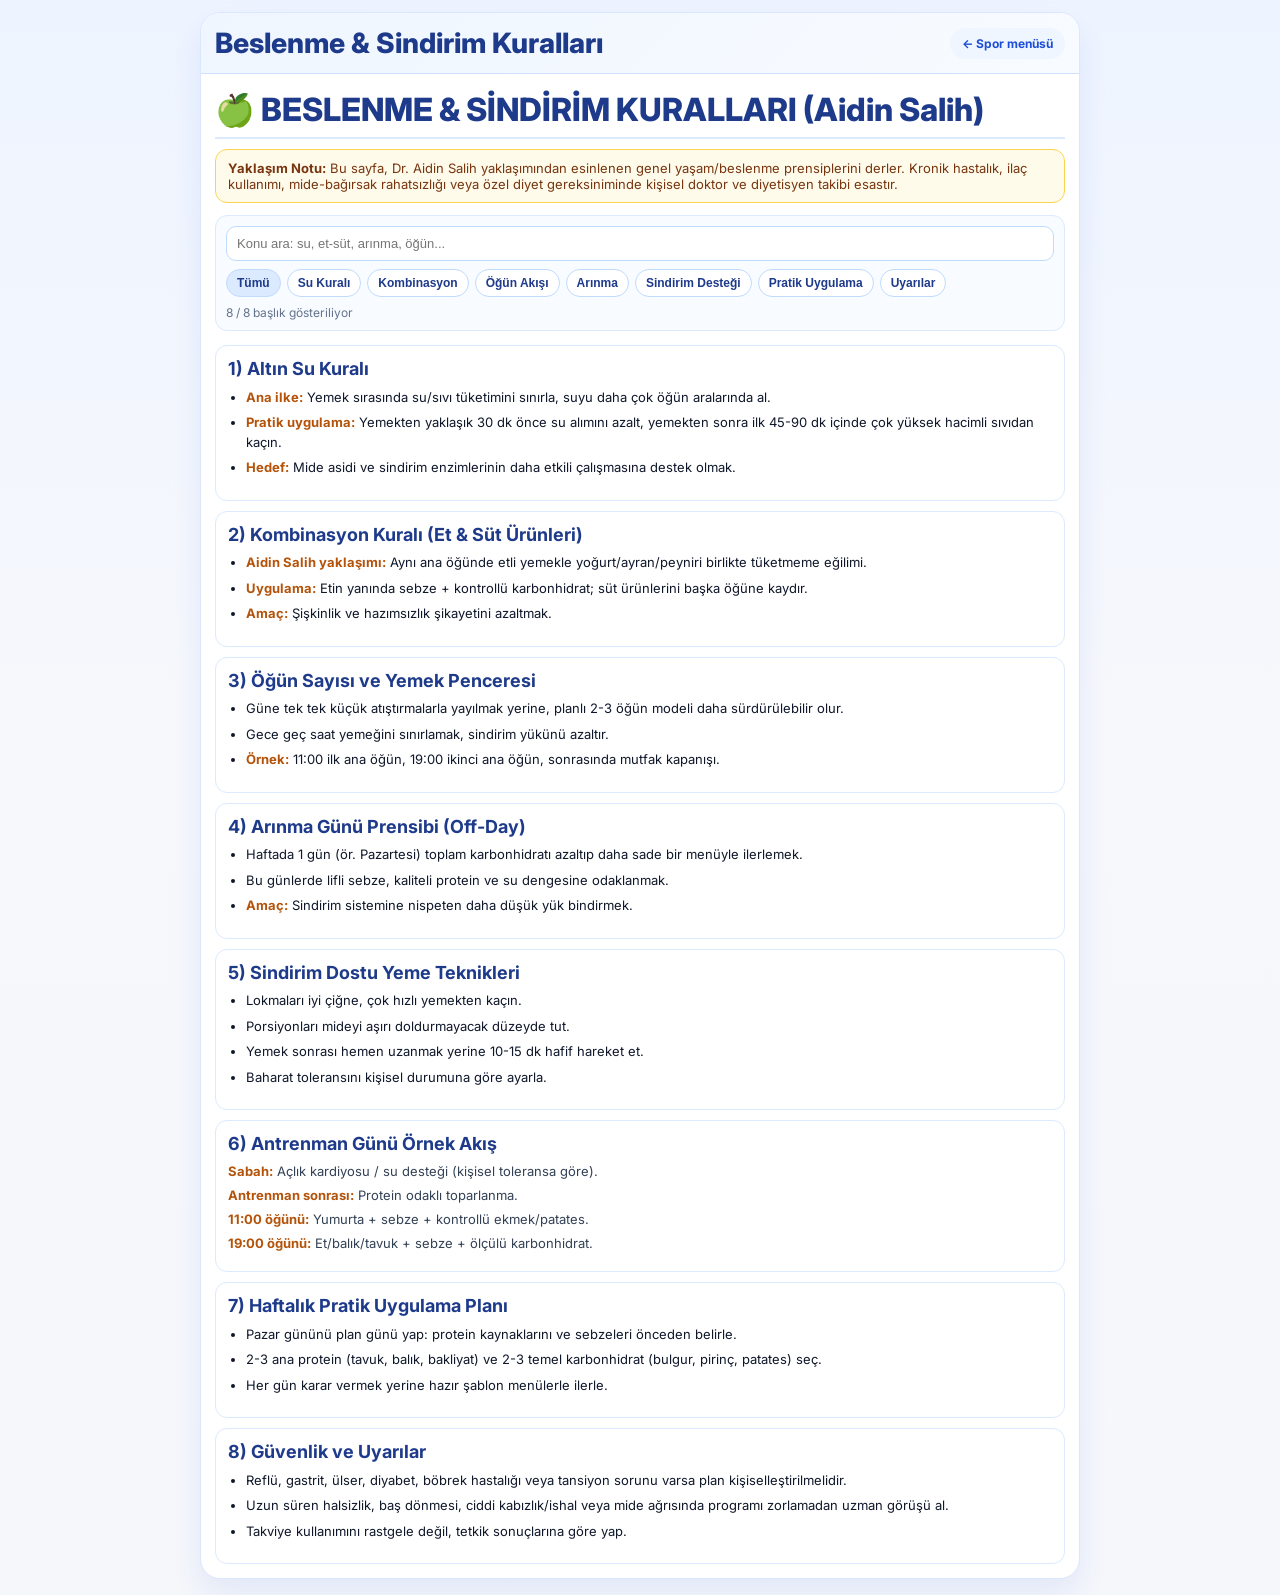
<file: spor-beslenme.html>
<!DOCTYPE html>
<html lang="tr">
<head>
  <meta charset="UTF-8" />
  <meta name="viewport" content="width=device-width, initial-scale=1.0, viewport-fit=cover" />
  <title>Beslenme ve Sindirim Kuralları</title>
  <link rel="preconnect" href="https://fonts.googleapis.com" />
  <link rel="preconnect" href="https://fonts.gstatic.com" crossorigin />
  <link href="https://fonts.googleapis.com/css2?family=Inter:wght@400;600;700;800&display=swap" rel="stylesheet" />
  <link rel="stylesheet" href="styles.css" />
</head>
<body class="sport-page">
  <main class="page page-shell">
    <div class="container">
      <header class="topbar">
        <h1>Beslenme & Sindirim Kuralları</h1>
        <a class="back-link" href="spor.html">← Spor menüsü</a>
      </header>
      <section class="content">
        <h2 class="section-title">🍏 BESLENME & SİNDİRİM KURALLARI (Aidin Salih)</h2>
        <div class="sport-note">
          <strong>Yaklaşım Notu:</strong> Bu sayfa, Dr. Aidin Salih yaklaşımından esinlenen genel yaşam/beslenme prensiplerini derler.
          Kronik hastalık, ilaç kullanımı, mide-bağırsak rahatsızlığı veya özel diyet gereksiniminde kişisel doktor ve diyetisyen takibi esastır.
        </div>

        <div class="guide-controls">
          <div class="guide-search">
            <input id="guide-search" type="search" placeholder="Konu ara: su, et-süt, arınma, öğün..." />
          </div>
          <div class="guide-chips" id="guide-chips">
            <button type="button" data-topic="all" class="active">Tümü</button>
            <button type="button" data-topic="su">Su Kuralı</button>
            <button type="button" data-topic="kombinasyon">Kombinasyon</button>
            <button type="button" data-topic="ogun">Öğün Akışı</button>
            <button type="button" data-topic="arinma">Arınma</button>
            <button type="button" data-topic="sindirim">Sindirim Desteği</button>
            <button type="button" data-topic="pratik">Pratik Uygulama</button>
            <button type="button" data-topic="uyari">Uyarılar</button>
          </div>
          <div class="guide-count" id="guide-count"></div>
        </div>

        <div class="guide-grid" id="guide-grid">
          <article class="guide-block" data-topic="su ogun" data-text="altın su kuralı yemek öncesi sonrası su sindirim sıvısı">
            <h3>1) Altın Su Kuralı</h3>
            <ul>
              <li><span class="highlight">Ana ilke:</span> Yemek sırasında su/sıvı tüketimini sınırla, suyu daha çok öğün aralarında al.</li>
              <li><span class="highlight">Pratik uygulama:</span> Yemekten yaklaşık 30 dk önce su alımını azalt, yemekten sonra ilk 45-90 dk içinde çok yüksek hacimli sıvıdan kaçın.</li>
              <li><span class="highlight">Hedef:</span> Mide asidi ve sindirim enzimlerinin daha etkili çalışmasına destek olmak.</li>
            </ul>
          </article>

          <article class="guide-block" data-topic="kombinasyon" data-text="et süt yoğurt ayran peynir kombinasyon kuralı">
            <h3>2) Kombinasyon Kuralı (Et & Süt Ürünleri)</h3>
            <ul>
              <li><span class="highlight">Aidin Salih yaklaşımı:</span> Aynı ana öğünde etli yemekle yoğurt/ayran/peyniri birlikte tüketmeme eğilimi.</li>
              <li><span class="highlight">Uygulama:</span> Etin yanında sebze + kontrollü karbonhidrat; süt ürünlerini başka öğüne kaydır.</li>
              <li><span class="highlight">Amaç:</span> Şişkinlik ve hazımsızlık şikayetini azaltmak.</li>
            </ul>
          </article>

          <article class="guide-block" data-topic="ogun pratik" data-text="öğün sayısı aralıklı beslenme mutfak kapanışı 16 8">
            <h3>3) Öğün Sayısı ve Yemek Penceresi</h3>
            <ul>
              <li>Güne tek tek küçük atıştırmalarla yayılmak yerine, planlı 2-3 öğün modeli daha sürdürülebilir olur.</li>
              <li>Gece geç saat yemeğini sınırlamak, sindirim yükünü azaltır.</li>
              <li><span class="highlight">Örnek:</span> 11:00 ilk ana öğün, 19:00 ikinci ana öğün, sonrasında mutfak kapanışı.</li>
            </ul>
          </article>

          <article class="guide-block" data-topic="arinma pratik" data-text="pazartesi arınması off day karbonhidrat azaltma">
            <h3>4) Arınma Günü Prensibi (Off-Day)</h3>
            <ul>
              <li>Haftada 1 gün (ör. Pazartesi) toplam karbonhidratı azaltıp daha sade bir menüyle ilerlemek.</li>
              <li>Bu günlerde lifli sebze, kaliteli protein ve su dengesine odaklanmak.</li>
              <li><span class="highlight">Amaç:</span> Sindirim sistemine nispeten daha düşük yük bindirmek.</li>
            </ul>
          </article>

          <article class="guide-block" data-topic="sindirim" data-text="çiğneme hızı porsiyon mide bağırsak düzeni">
            <h3>5) Sindirim Dostu Yeme Teknikleri</h3>
            <ul>
              <li>Lokmaları iyi çiğne, çok hızlı yemekten kaçın.</li>
              <li>Porsiyonları mideyi aşırı doldurmayacak düzeyde tut.</li>
              <li>Yemek sonrası hemen uzanmak yerine 10-15 dk hafif hareket et.</li>
              <li>Baharat toleransını kişisel durumuna göre ayarla.</li>
            </ul>
          </article>

          <article class="guide-block" data-topic="pratik ogun" data-text="antrenman günü örnek akış kahvaltı akşam">
            <h3>6) Antrenman Günü Örnek Akış</h3>
            <p><span class="highlight">Sabah:</span> Açlık kardiyosu / su desteği (kişisel toleransa göre).</p>
            <p><span class="highlight">Antrenman sonrası:</span> Protein odaklı toparlanma.</p>
            <p><span class="highlight">11:00 öğünü:</span> Yumurta + sebze + kontrollü ekmek/patates.</p>
            <p><span class="highlight">19:00 öğünü:</span> Et/balık/tavuk + sebze + ölçülü karbonhidrat.</p>
          </article>

          <article class="guide-block" data-topic="pratik" data-text="alışveriş listesi hazırlık meal prep haftalık plan">
            <h3>7) Haftalık Pratik Uygulama Planı</h3>
            <ul>
              <li>Pazar gününü plan günü yap: protein kaynaklarını ve sebzeleri önceden belirle.</li>
              <li>2-3 ana protein (tavuk, balık, bakliyat) ve 2-3 temel karbonhidrat (bulgur, pirinç, patates) seç.</li>
              <li>Her gün karar vermek yerine hazır şablon menülerle ilerle.</li>
            </ul>
          </article>

          <article class="guide-block" data-topic="uyari" data-text="uyarı reflü gastrit diyabet böbrek tansiyon doktor">
            <h3>8) Güvenlik ve Uyarılar</h3>
            <ul>
              <li>Reflü, gastrit, ülser, diyabet, böbrek hastalığı veya tansiyon sorunu varsa plan kişiselleştirilmelidir.</li>
              <li>Uzun süren halsizlik, baş dönmesi, ciddi kabızlık/ishal veya mide ağrısında programı zorlamadan uzman görüşü al.</li>
              <li>Takviye kullanımını rastgele değil, tetkik sonuçlarına göre yap.</li>
            </ul>
          </article>
        </div>
      </section>
    </div>
  </main>
  <script src="app.js"></script>
  <script>
    (() => {
      const search = document.getElementById("guide-search");
      const chipWrap = document.getElementById("guide-chips");
      const chips = Array.from(chipWrap.querySelectorAll("button"));
      const blocks = Array.from(document.querySelectorAll(".guide-block"));
      const count = document.getElementById("guide-count");
      let activeTopic = "all";

      function render() {
        const q = search.value.trim().toLowerCase();
        let visible = 0;
        blocks.forEach((block) => {
          const topics = (block.dataset.topic || "").split(" ");
          const byTopic = activeTopic === "all" || topics.includes(activeTopic);
          const byText = !q || (block.dataset.text || "").toLowerCase().includes(q) || block.textContent.toLowerCase().includes(q);
          const ok = byTopic && byText;
          block.style.display = ok ? "" : "none";
          if (ok) visible += 1;
        });
        count.textContent = `${visible} / ${blocks.length} başlık gösteriliyor`;
      }

      chips.forEach((chip) => {
        chip.addEventListener("click", () => {
          activeTopic = chip.dataset.topic;
          chips.forEach((c) => c.classList.toggle("active", c === chip));
          render();
        });
      });
      search.addEventListener("input", render);
      render();
    })();
  </script>
</body>
</html>
</file>
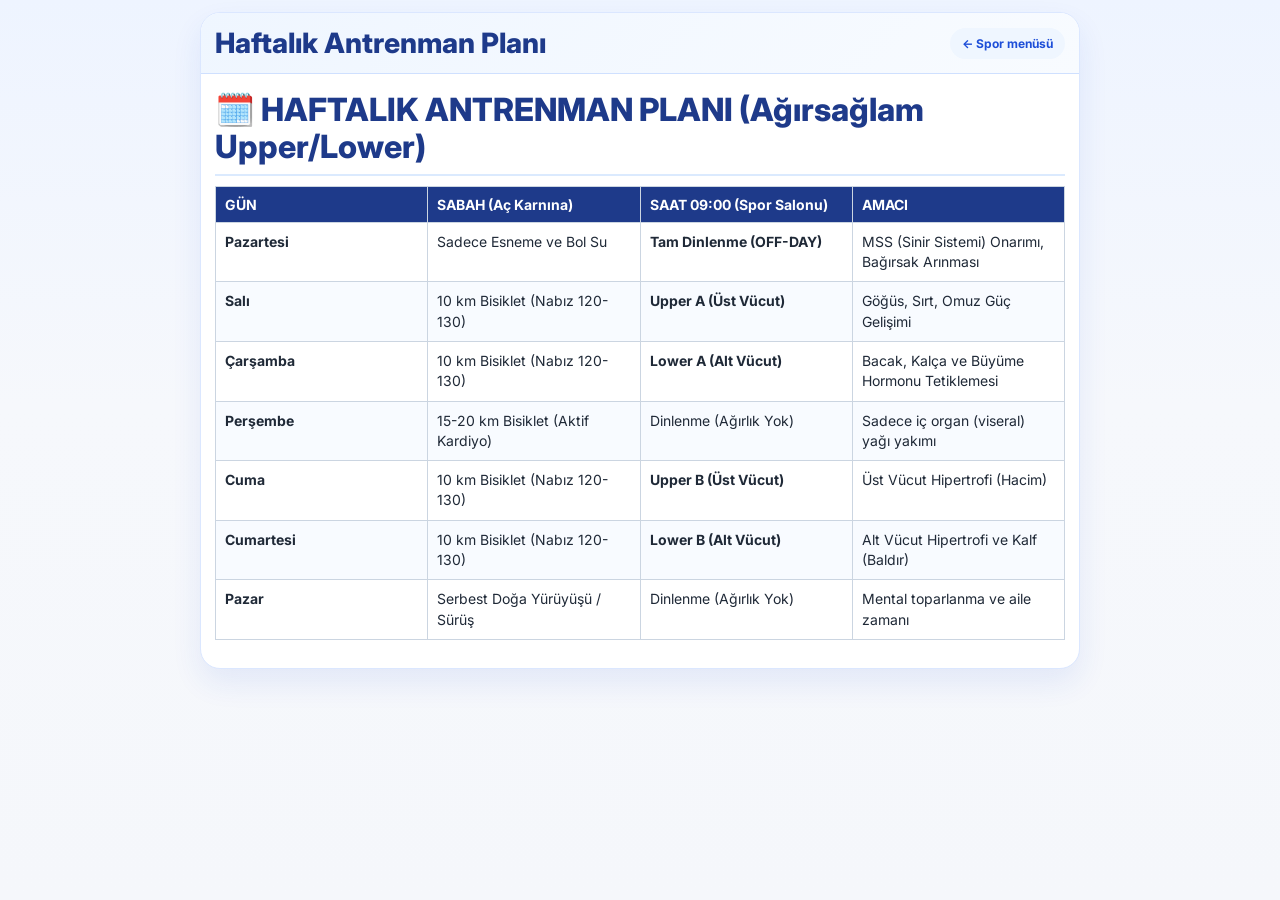
<file: spor-haftalik.html>
<!DOCTYPE html>
<html lang="tr">
<head>
  <meta charset="UTF-8" />
  <meta name="viewport" content="width=device-width, initial-scale=1.0, viewport-fit=cover" />
  <title>Haftalık Antrenman Planı</title>
  <link rel="preconnect" href="https://fonts.googleapis.com" />
  <link rel="preconnect" href="https://fonts.gstatic.com" crossorigin />
  <link href="https://fonts.googleapis.com/css2?family=Inter:wght@400;600;700;800&display=swap" rel="stylesheet" />
  <link rel="stylesheet" href="styles.css" />
</head>
<body class="sport-page">
  <main class="page page-shell">
    <div class="container">
      <header class="topbar">
        <h1>Haftalık Antrenman Planı</h1>
        <a class="back-link" href="spor.html">← Spor menüsü</a>
      </header>
      <section class="content">
        <h2 class="section-title">🗓️ HAFTALIK ANTRENMAN PLANI (Ağırsağlam Upper/Lower)</h2>
        <div class="table-scroll">
          <table class="responsive-table">
            <thead>
              <tr>
                <th>GÜN</th>
                <th>SABAH (Aç Karnına)</th>
                <th>SAAT 09:00 (Spor Salonu)</th>
                <th>AMACI</th>
              </tr>
            </thead>
            <tbody>
              <tr><td data-label="Gün"><strong>Pazartesi</strong></td><td data-label="Sabah (Aç Karnına)">Sadece Esneme ve Bol Su</td><td data-label="Saat 09:00 (Spor Salonu)"><strong>Tam Dinlenme (OFF-DAY)</strong></td><td data-label="Amacı">MSS (Sinir Sistemi) Onarımı, Bağırsak Arınması</td></tr>
              <tr><td data-label="Gün"><strong>Salı</strong></td><td data-label="Sabah (Aç Karnına)">10 km Bisiklet (Nabız 120-130)</td><td data-label="Saat 09:00 (Spor Salonu)"><strong>Upper A (Üst Vücut)</strong></td><td data-label="Amacı">Göğüs, Sırt, Omuz Güç Gelişimi</td></tr>
              <tr><td data-label="Gün"><strong>Çarşamba</strong></td><td data-label="Sabah (Aç Karnına)">10 km Bisiklet (Nabız 120-130)</td><td data-label="Saat 09:00 (Spor Salonu)"><strong>Lower A (Alt Vücut)</strong></td><td data-label="Amacı">Bacak, Kalça ve Büyüme Hormonu Tetiklemesi</td></tr>
              <tr><td data-label="Gün"><strong>Perşembe</strong></td><td data-label="Sabah (Aç Karnına)">15-20 km Bisiklet (Aktif Kardiyo)</td><td data-label="Saat 09:00 (Spor Salonu)">Dinlenme (Ağırlık Yok)</td><td data-label="Amacı">Sadece iç organ (viseral) yağı yakımı</td></tr>
              <tr><td data-label="Gün"><strong>Cuma</strong></td><td data-label="Sabah (Aç Karnına)">10 km Bisiklet (Nabız 120-130)</td><td data-label="Saat 09:00 (Spor Salonu)"><strong>Upper B (Üst Vücut)</strong></td><td data-label="Amacı">Üst Vücut Hipertrofi (Hacim)</td></tr>
              <tr><td data-label="Gün"><strong>Cumartesi</strong></td><td data-label="Sabah (Aç Karnına)">10 km Bisiklet (Nabız 120-130)</td><td data-label="Saat 09:00 (Spor Salonu)"><strong>Lower B (Alt Vücut)</strong></td><td data-label="Amacı">Alt Vücut Hipertrofi ve Kalf (Baldır)</td></tr>
              <tr><td data-label="Gün"><strong>Pazar</strong></td><td data-label="Sabah (Aç Karnına)">Serbest Doğa Yürüyüşü / Sürüş</td><td data-label="Saat 09:00 (Spor Salonu)">Dinlenme (Ağırlık Yok)</td><td data-label="Amacı">Mental toparlanma ve aile zamanı</td></tr>
            </tbody>
          </table>
        </div>
      </section>
    </div>
  </main>
  <script src="app.js"></script>
</body>
</html>
</file>
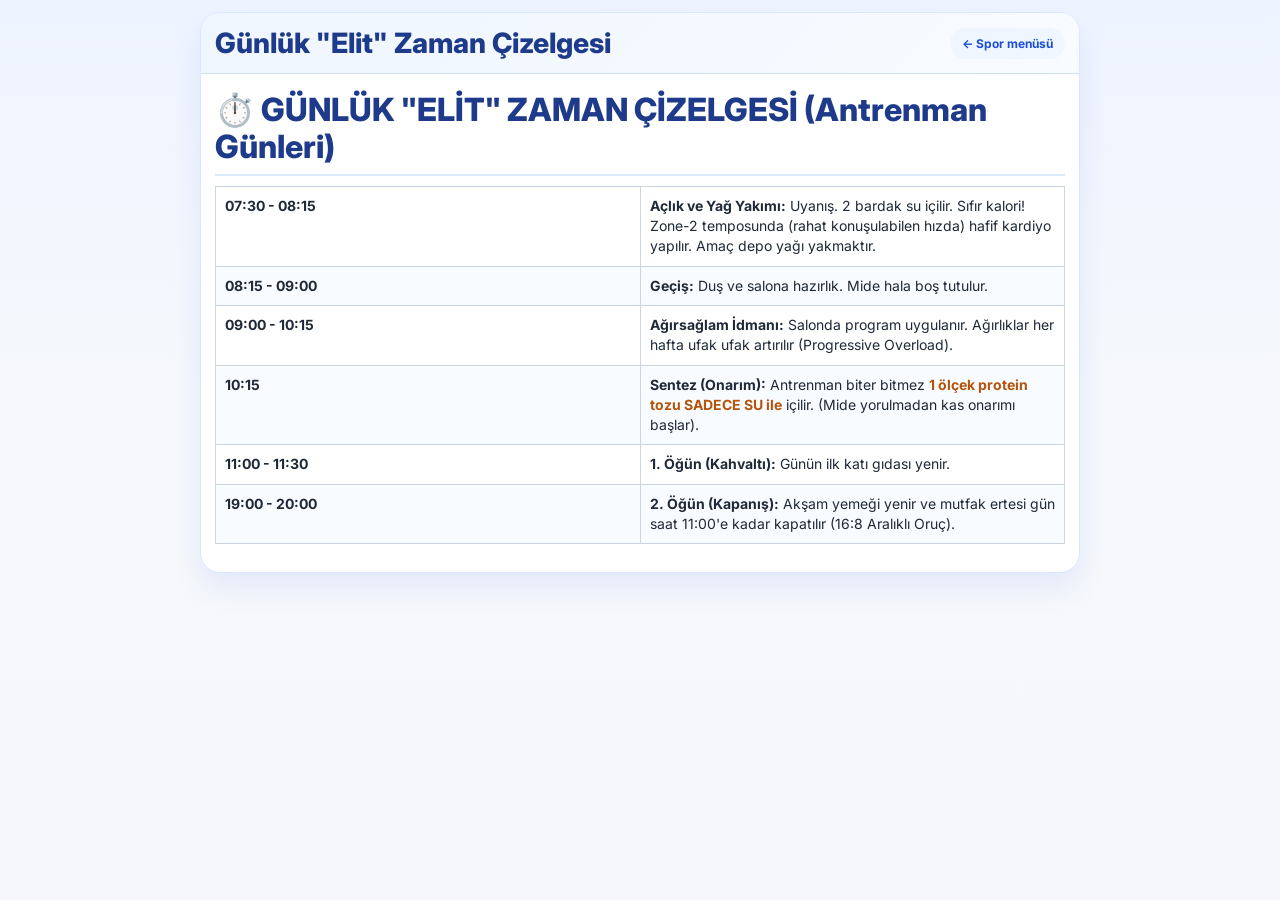
<file: spor-zaman.html>
<!DOCTYPE html>
<html lang="tr">
<head>
  <meta charset="UTF-8" />
  <meta name="viewport" content="width=device-width, initial-scale=1.0, viewport-fit=cover" />
  <title>Günlük Elit Zaman Çizelgesi</title>
  <link rel="preconnect" href="https://fonts.googleapis.com" />
  <link rel="preconnect" href="https://fonts.gstatic.com" crossorigin />
  <link href="https://fonts.googleapis.com/css2?family=Inter:wght@400;600;700;800&display=swap" rel="stylesheet" />
  <link rel="stylesheet" href="styles.css" />
</head>
<body class="sport-page">
  <main class="page page-shell">
    <div class="container">
      <header class="topbar">
        <h1>Günlük "Elit" Zaman Çizelgesi</h1>
        <a class="back-link" href="spor.html">← Spor menüsü</a>
      </header>
      <section class="content">
        <h2 class="section-title">⏱️ GÜNLÜK "ELİT" ZAMAN ÇİZELGESİ (Antrenman Günleri)</h2>
        <div class="table-scroll">
          <table class="responsive-table">
            <tbody>
              <tr><td data-label="Saat"><strong>07:30 - 08:15</strong></td><td data-label="Açıklama"><strong>Açlık ve Yağ Yakımı:</strong> Uyanış. 2 bardak su içilir. Sıfır kalori! Zone-2 temposunda (rahat konuşulabilen hızda) hafif kardiyo yapılır. Amaç depo yağı yakmaktır.</td></tr>
              <tr><td data-label="Saat"><strong>08:15 - 09:00</strong></td><td data-label="Açıklama"><strong>Geçiş:</strong> Duş ve salona hazırlık. Mide hala boş tutulur.</td></tr>
              <tr><td data-label="Saat"><strong>09:00 - 10:15</strong></td><td data-label="Açıklama"><strong>Ağırsağlam İdmanı:</strong> Salonda program uygulanır. Ağırlıklar her hafta ufak ufak artırılır (Progressive Overload).</td></tr>
              <tr><td data-label="Saat"><strong>10:15</strong></td><td data-label="Açıklama"><strong>Sentez (Onarım):</strong> Antrenman biter bitmez <span class="highlight">1 ölçek protein tozu SADECE SU ile</span> içilir. (Mide yorulmadan kas onarımı başlar).</td></tr>
              <tr><td data-label="Saat"><strong>11:00 - 11:30</strong></td><td data-label="Açıklama"><strong>1. Öğün (Kahvaltı):</strong> Günün ilk katı gıdası yenir.</td></tr>
              <tr><td data-label="Saat"><strong>19:00 - 20:00</strong></td><td data-label="Açıklama"><strong>2. Öğün (Kapanış):</strong> Akşam yemeği yenir ve mutfak ertesi gün saat 11:00'e kadar kapatılır (16:8 Aralıklı Oruç).</td></tr>
            </tbody>
          </table>
        </div>
      </section>
    </div>
  </main>
  <script src="app.js"></script>
</body>
</html>
</file>
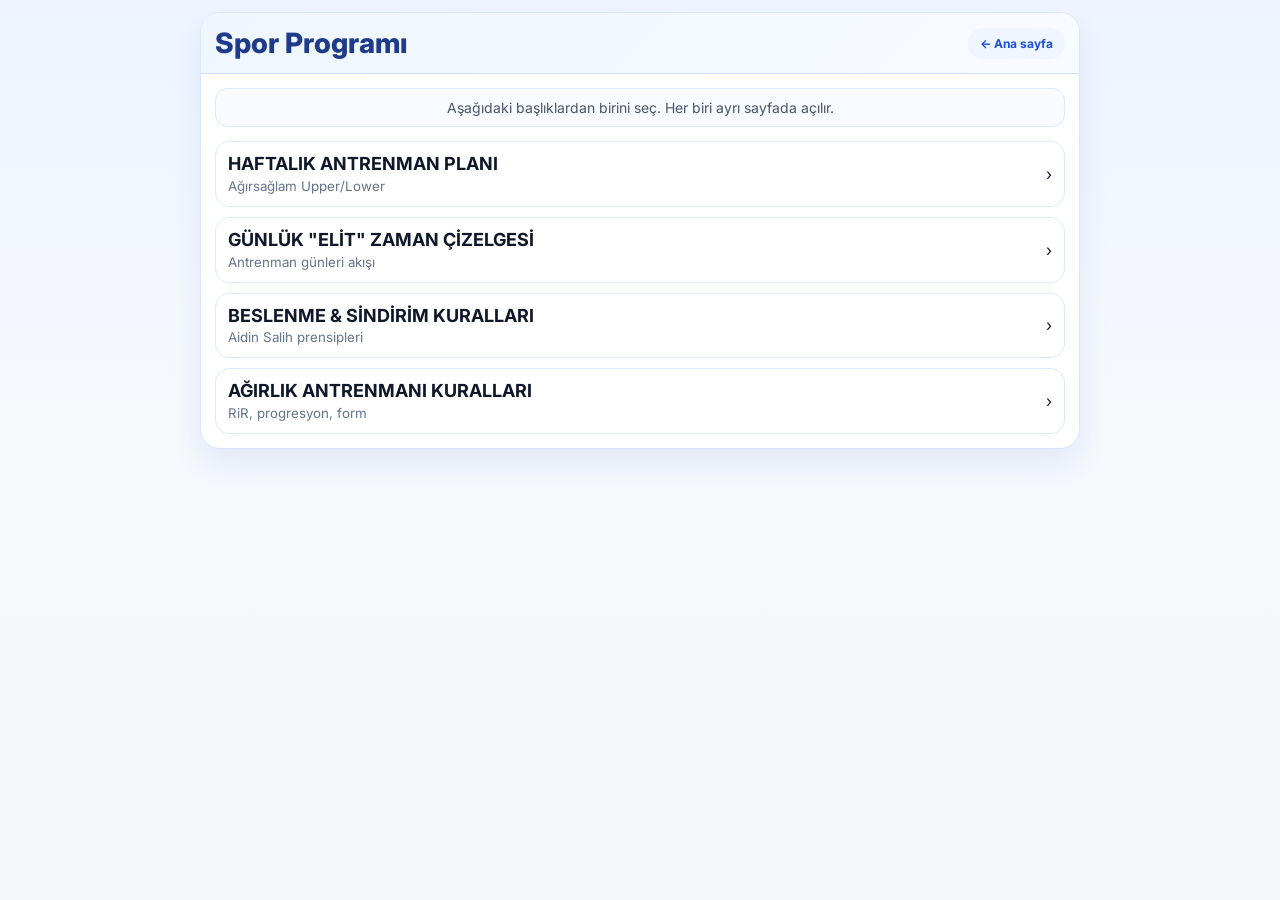
<file: spor.html>
<!DOCTYPE html>
<html lang="tr">
<head>
  <meta charset="UTF-8" />
  <meta name="viewport" content="width=device-width, initial-scale=1.0, viewport-fit=cover" />
  <title>Spor Programı</title>
  <link rel="preconnect" href="https://fonts.googleapis.com" />
  <link rel="preconnect" href="https://fonts.gstatic.com" crossorigin />
  <link href="https://fonts.googleapis.com/css2?family=Inter:wght@400;600;700;800&display=swap" rel="stylesheet" />
  <link rel="stylesheet" href="styles.css" />
</head>
<body class="sport-page">
  <main class="page page-shell">
    <div class="container">
      <header class="topbar">
        <h1>Spor Programı</h1>
        <a class="back-link" href="home.html">← Ana sayfa</a>
      </header>
      <section class="content">
        <p class="lead">Aşağıdaki başlıklardan birini seç. Her biri ayrı sayfada açılır.</p>
        <nav class="section-links">
          <a href="spor-haftalik.html"><div><strong>HAFTALIK ANTRENMAN PLANI</strong><small>Ağırsağlam Upper/Lower</small></div><span>›</span></a>
          <a href="spor-zaman.html"><div><strong>GÜNLÜK "ELİT" ZAMAN ÇİZELGESİ</strong><small>Antrenman günleri akışı</small></div><span>›</span></a>
          <a href="spor-beslenme.html"><div><strong>BESLENME & SİNDİRİM KURALLARI</strong><small>Aidin Salih prensipleri</small></div><span>›</span></a>
          <a href="spor-agirlik.html"><div><strong>AĞIRLIK ANTRENMANI KURALLARI</strong><small>RiR, progresyon, form</small></div><span>›</span></a>
        </nav>
      </section>
    </div>
  </main>
  <script src="app.js"></script>
</body>
</html>
</file>
<file: styles.css>
:root {
  --bg: #f5f7fb;
  --surface: #ffffff;
  --text: #0f172a;
  --muted: #64748b;
  --border: #e2e8f0;
  --primary: #2563eb;
  --success: #22c55e;
  --shadow: 0 12px 28px rgba(15, 23, 42, 0.08);
  --radius-lg: 20px;
  --radius-md: 14px;
}

* {
  box-sizing: border-box;
  -webkit-tap-highlight-color: transparent;
}

html,
body {
  margin: 0;
  padding: 0;
  font-family: "Inter", system-ui, -apple-system, "Segoe UI", sans-serif;
  background: var(--bg);
  color: var(--text);
}

.page {
  min-height: 100vh;
  min-height: 100dvh;
}

.home-hero {
  min-height: 100vh;
  min-height: 100dvh;
  background: radial-gradient(circle at 20% 20%, #1e293b 0%, #0f172a 55%, #020617 100%);
  color: #f8fafc;
  padding: calc(env(safe-area-inset-top) + 20px) 16px calc(env(safe-area-inset-bottom) + 24px);
  display: grid;
  align-content: center;
  gap: 16px;
}

.home-hero h1 {
  margin: 0;
  font-size: 34px;
  line-height: 1.05;
  font-weight: 800;
}

.home-hero p {
  margin: 0;
  color: #cbd5e1;
  font-size: 14px;
}

.install-btn {
  border: 0;
  border-radius: 999px;
  padding: 12px 16px;
  font-size: 14px;
  font-weight: 700;
  color: #052e16;
  background: linear-gradient(90deg, #22c55e, #4ade80);
  box-shadow: 0 8px 18px rgba(34, 197, 94, 0.35);
  cursor: pointer;
}

.menu-grid {
  display: grid;
  gap: 12px;
}

.menu-link {
  border: 0;
  border-radius: 16px;
  padding: 16px 14px;
  background: rgba(148, 163, 184, 0.2);
  color: #f8fafc;
  text-decoration: none;
  display: flex;
  justify-content: space-between;
  align-items: center;
}

.menu-link strong {
  display: block;
  font-size: clamp(18px, 6vw, 22px);
  line-height: 1.15;
}

.menu-link span {
  display: block;
  font-size: 12px;
  color: #cbd5e1;
  margin-top: 4px;
}

.page-shell {
  padding: calc(env(safe-area-inset-top) + 12px) 12px calc(env(safe-area-inset-bottom) + 16px);
}

.container {
  max-width: 880px;
  margin: 0 auto;
  background: var(--surface);
  border-radius: var(--radius-lg);
  box-shadow: var(--shadow);
  overflow: hidden;
}

.topbar {
  border-bottom: 1px solid var(--border);
  padding: 14px;
  display: flex;
  justify-content: space-between;
  align-items: center;
  gap: 8px;
  flex-wrap: wrap;
}

.topbar h1 {
  margin: 0;
  font-size: clamp(20px, 5.5vw, 28px);
  font-weight: 800;
  line-height: 1.15;
}

.back-link {
  border: 0;
  border-radius: 999px;
  padding: 8px 12px;
  font-size: 12px;
  font-weight: 700;
  background: #eff6ff;
  color: #1d4ed8;
  text-decoration: none;
  white-space: nowrap;
}

.content {
  padding: 14px;
}

.lead {
  margin: 0 0 14px;
  text-align: center;
  color: var(--muted);
  font-size: 14px;
}

.section-links {
  display: grid;
  gap: 10px;
}

.section-links a {
  border: 1px solid var(--border);
  border-radius: var(--radius-md);
  background: #f8fafc;
  color: var(--text);
  text-decoration: none;
  padding: 12px;
  display: flex;
  justify-content: space-between;
  align-items: center;
}

.section-links strong {
  font-size: clamp(15px, 4.5vw, 18px);
  line-height: 1.15;
}

.section-links small {
  display: block;
  color: var(--muted);
  margin-top: 3px;
}

.alert-box {
  background: #ecfeff;
  border-left: 5px solid #06b6d4;
  border-radius: 10px;
  padding: 12px;
  margin-bottom: 14px;
}

.section-title {
  margin: 4px 0 10px;
  font-size: clamp(24px, 7vw, 32px);
  line-height: 1.15;
  font-weight: 800;
  padding-bottom: 8px;
  border-bottom: 2px solid #eef2ff;
  color: #b45309;
  overflow-wrap: anywhere;
}

table {
  width: 100%;
  border-collapse: collapse;
  margin-bottom: 14px;
  font-size: 13px;
  table-layout: fixed;
}

th,
td {
  border: 1px solid #cbd5e1;
  padding: 9px;
  text-align: left;
  vertical-align: top;
  word-break: break-word;
}

th {
  background: #0f172a;
  color: #fff;
}

tr:nth-child(even) {
  background: #f8fafc;
}

ul {
  margin: 8px 0 10px;
  padding-left: 18px;
}

li {
  margin-bottom: 6px;
  font-size: 13px;
}

p {
  margin: 0 0 10px;
  font-size: 13px;
  color: #334155;
  overflow-wrap: anywhere;
}

.highlight {
  font-weight: 700;
  color: #b45309;
}

.recipe-grid {
  display: grid;
  gap: 10px;
}

@media (min-width: 680px) {
  .recipe-grid {
    grid-template-columns: 1fr 1fr;
  }
}

.recipe-card {
  border: 1px solid var(--border);
  border-radius: 12px;
  background: #fff;
  padding: 11px;
}

.recipe-title {
  margin: 0 0 6px;
  font-size: clamp(15px, 4.5vw, 18px);
  color: #1d4ed8;
  font-weight: 800;
  line-height: 1.2;
}

.recipe-macros {
  display: inline-block;
  border-radius: 999px;
  padding: 4px 8px;
  font-size: 11px;
  font-weight: 700;
  background: #e2e8f0;
  margin-bottom: 8px;
}

/* Spor sayfaları için daha okunaklı ve modern tema */
.sport-page {
  background: linear-gradient(180deg, #eef4ff 0%, #f6f8fc 45%, #f5f7fb 100%);
}

.sport-page .container {
  border: 1px solid #dbe7ff;
  box-shadow: 0 14px 30px rgba(29, 78, 216, 0.09);
}

.sport-page .topbar {
  background: linear-gradient(135deg, #eff6ff 0%, #f8fbff 100%);
  border-bottom: 1px solid #cfe0ff;
}

.sport-page .topbar h1 {
  color: #1e3a8a;
}

.sport-page .lead {
  color: #475569;
  background: #f8fbff;
  border: 1px solid #dbeafe;
  border-radius: 12px;
  padding: 10px 12px;
}

.sport-page .section-links a {
  background: #ffffff;
  border: 1px solid #dbeafe;
  transition: transform 0.12s ease, box-shadow 0.12s ease, border-color 0.12s ease;
}

.sport-page .section-links a:hover {
  transform: translateY(-1px);
  border-color: #93c5fd;
  box-shadow: 0 6px 16px rgba(30, 64, 175, 0.08);
}

.sport-page .section-links strong {
  color: #0f172a;
}

.sport-page .section-title {
  color: #1e3a8a;
  border-bottom-color: #dbeafe;
}

.sport-page table {
  font-size: 14px;
}

.sport-page th {
  background: #1e3a8a;
}

.sport-page td {
  color: #1f2937;
  line-height: 1.45;
}

.sport-page tr:nth-child(even) {
  background: #f8fbff;
}

.sport-page ul li {
  line-height: 1.5;
}

.sport-page .highlight {
  color: #b45309;
}

.sport-note {
  border: 1px solid #fcd34d;
  background: #fffbeb;
  color: #78350f;
  border-radius: 12px;
  padding: 10px 12px;
  margin-bottom: 12px;
  font-size: 13px;
}

.guide-controls {
  border: 1px solid #dbeafe;
  background: #f8fbff;
  border-radius: 12px;
  padding: 10px;
  margin-bottom: 14px;
  display: grid;
  gap: 8px;
}

.guide-search input {
  width: 100%;
  border: 1px solid #bfdbfe;
  border-radius: 10px;
  padding: 9px 10px;
  font-size: 13px;
}

.guide-chips {
  display: flex;
  flex-wrap: wrap;
  gap: 6px;
}

.guide-chips button {
  border: 1px solid #bfdbfe;
  background: #fff;
  color: #1e3a8a;
  border-radius: 999px;
  padding: 6px 10px;
  font-size: 12px;
  font-weight: 600;
  cursor: pointer;
}

.guide-chips button.active {
  background: #dbeafe;
}

.guide-count {
  font-size: 12px;
  color: #64748b;
}

.guide-grid {
  display: grid;
  gap: 10px;
}

.guide-block {
  border: 1px solid #dbeafe;
  border-radius: 12px;
  background: #fff;
  padding: 12px;
}

.guide-block h3 {
  margin: 0 0 8px;
  color: #1e3a8a;
  font-size: 18px;
  line-height: 1.2;
}

.guide-block p {
  margin-bottom: 8px;
}

.filters-panel {
  border: 1px solid var(--border);
  border-radius: 12px;
  background: #f8fafc;
  padding: 10px;
  margin-bottom: 14px;
  display: grid;
  gap: 8px;
}

.filters-grid {
  display: grid;
  gap: 8px;
  grid-template-columns: 1fr 1fr;
}

@media (max-width: 620px) {
  .filters-grid {
    grid-template-columns: 1fr;
  }
}

.filter-field label {
  display: block;
  font-size: 12px;
  color: var(--muted);
  margin-bottom: 4px;
  font-weight: 600;
}

.filter-field input,
.filter-field select {
  width: 100%;
  border: 1px solid #cbd5e1;
  border-radius: 10px;
  padding: 8px 10px;
  font-size: 13px;
  background: #fff;
}

.filter-tags {
  display: flex;
  flex-wrap: wrap;
  gap: 6px;
}

.filter-tags button {
  border: 1px solid #cbd5e1;
  border-radius: 999px;
  background: #fff;
  color: #334155;
  font-size: 12px;
  padding: 6px 10px;
  cursor: pointer;
}

.filter-tags button.active {
  background: #dbeafe;
  border-color: #93c5fd;
  color: #1e3a8a;
}

.filters-footer {
  display: flex;
  justify-content: space-between;
  align-items: center;
  gap: 8px;
  font-size: 12px;
  color: var(--muted);
}

.recipe-meta {
  display: flex;
  flex-wrap: wrap;
  gap: 6px;
  margin-bottom: 8px;
}

.meta-pill {
  display: inline-block;
  border-radius: 999px;
  padding: 4px 8px;
  font-size: 11px;
  font-weight: 600;
  background: #eef2ff;
  color: #334155;
}

.table-scroll {
  margin-bottom: 14px;
}

.table-scroll table {
  margin-bottom: 0;
}

@media (max-width: 700px) {
  .table-scroll {
    overflow: visible;
  }

  table.responsive-table {
    border-collapse: separate;
    border-spacing: 0;
  }

  table.responsive-table thead {
    display: none;
  }

  table.responsive-table tr {
    display: block;
    border: 1px solid #cbd5e1;
    border-radius: 12px;
    padding: 8px;
    margin-bottom: 10px;
    background: #fff;
  }

  table.responsive-table td {
    display: block;
    border: 0;
    border-top: 1px solid #e5e7eb;
    padding: 8px 2px;
  }

  table.responsive-table td:first-child {
    border-top: 0;
    padding-top: 2px;
  }

  table.responsive-table td::before {
    content: attr(data-label);
    display: block;
    font-size: 11px;
    color: #64748b;
    margin-bottom: 2px;
    font-weight: 600;
    text-transform: uppercase;
    letter-spacing: 0.02em;
  }
}
</file>
